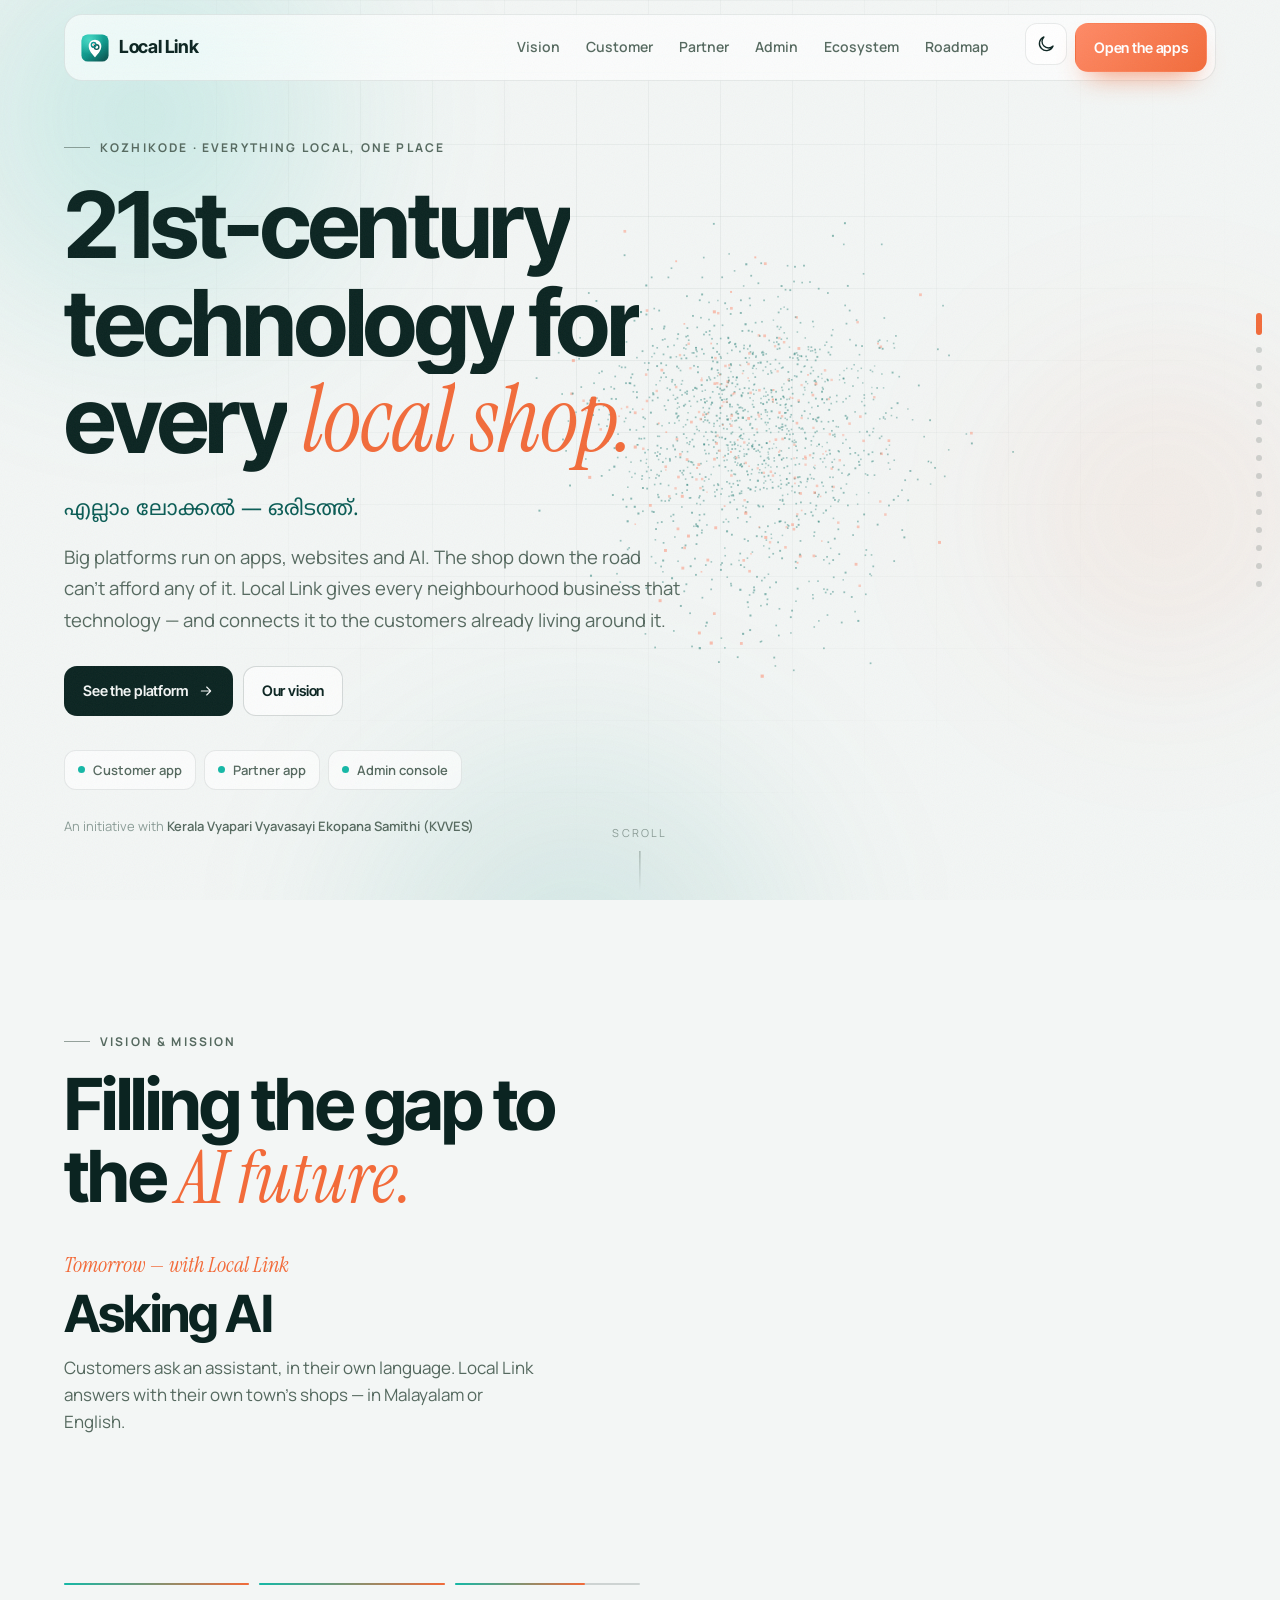
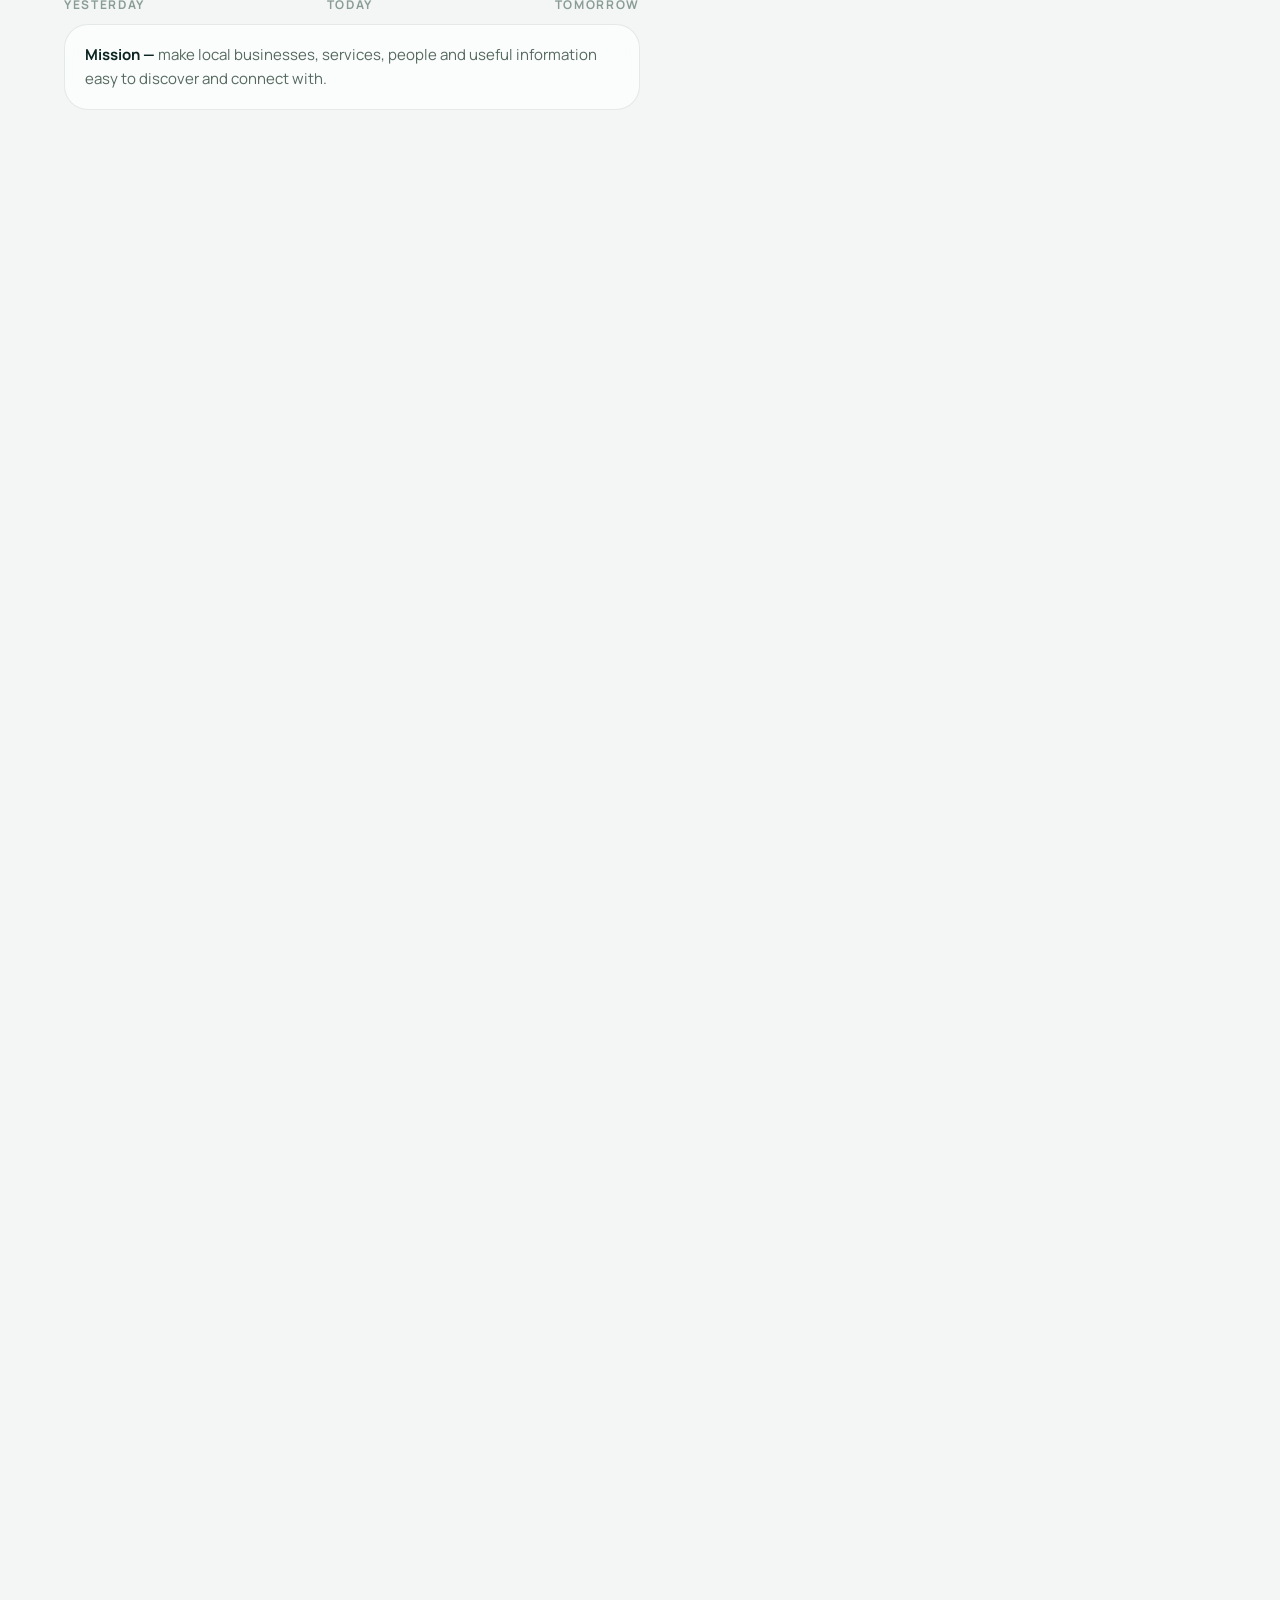
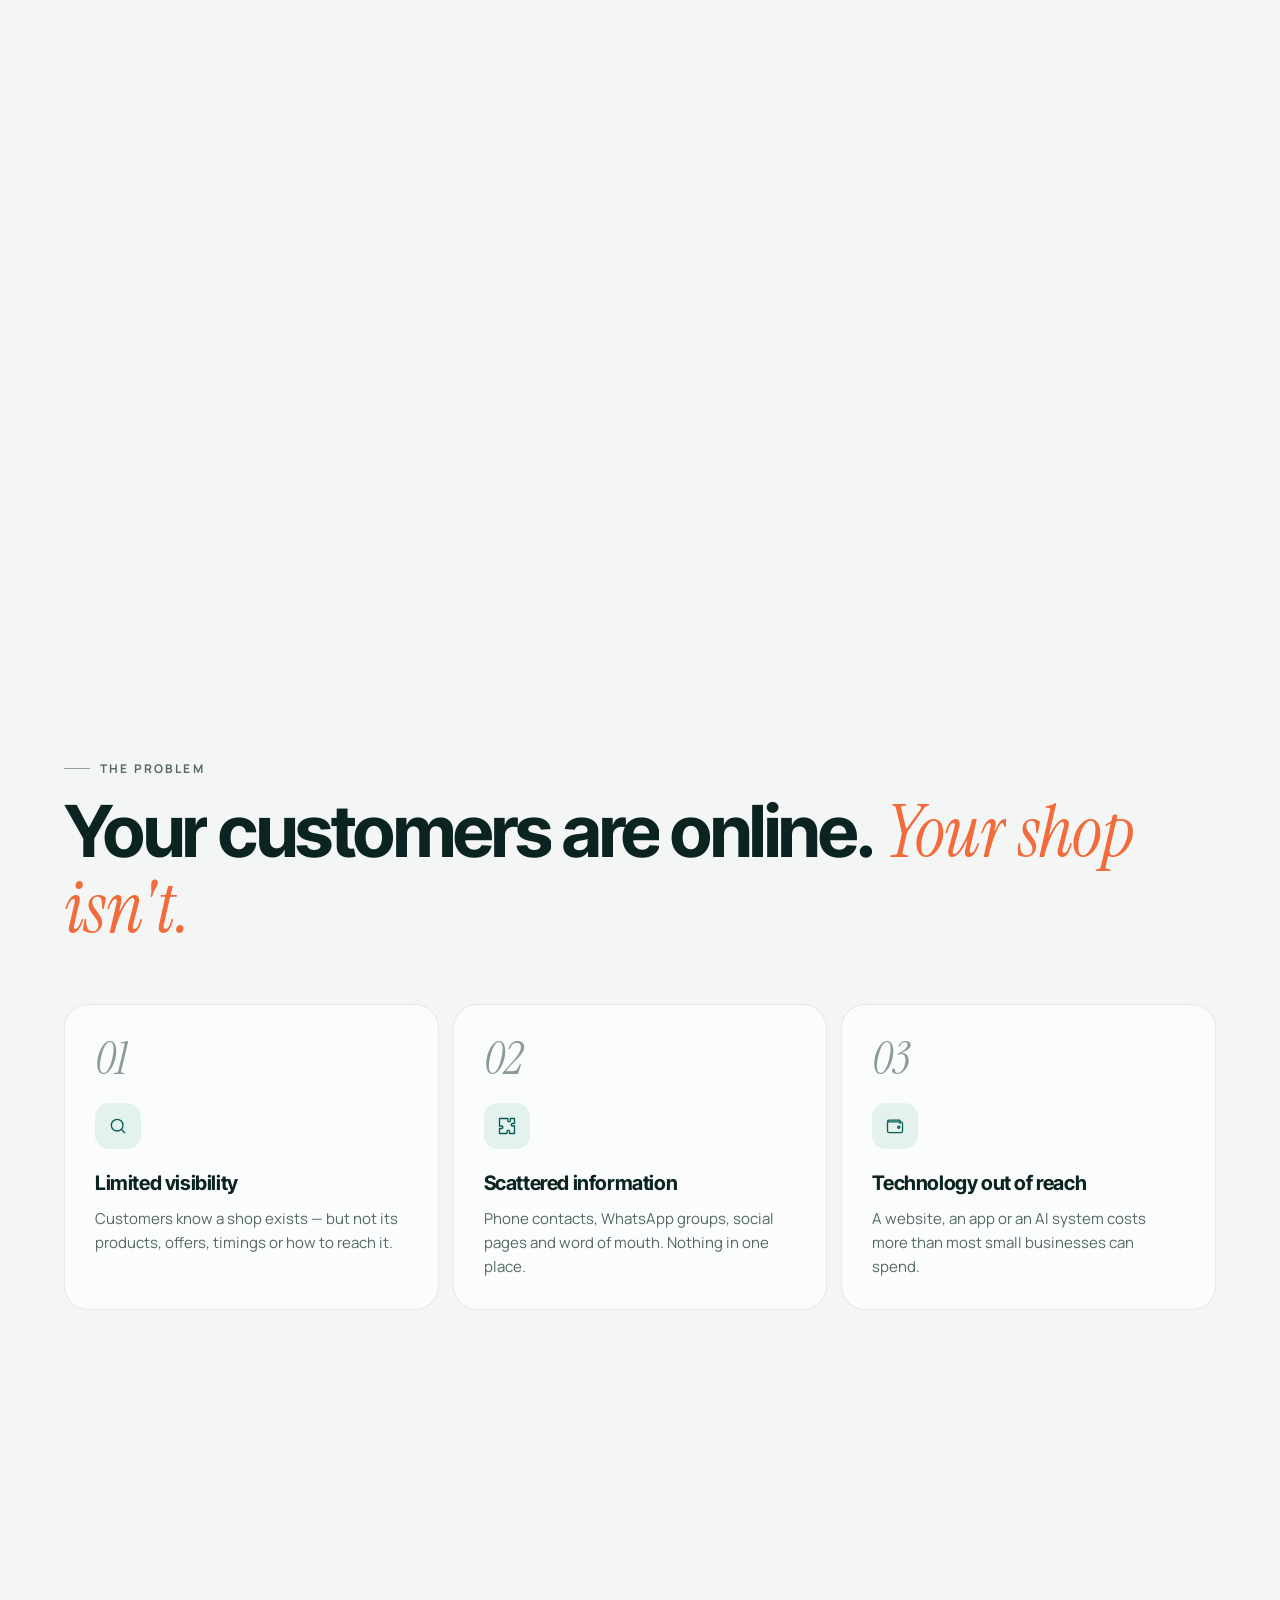
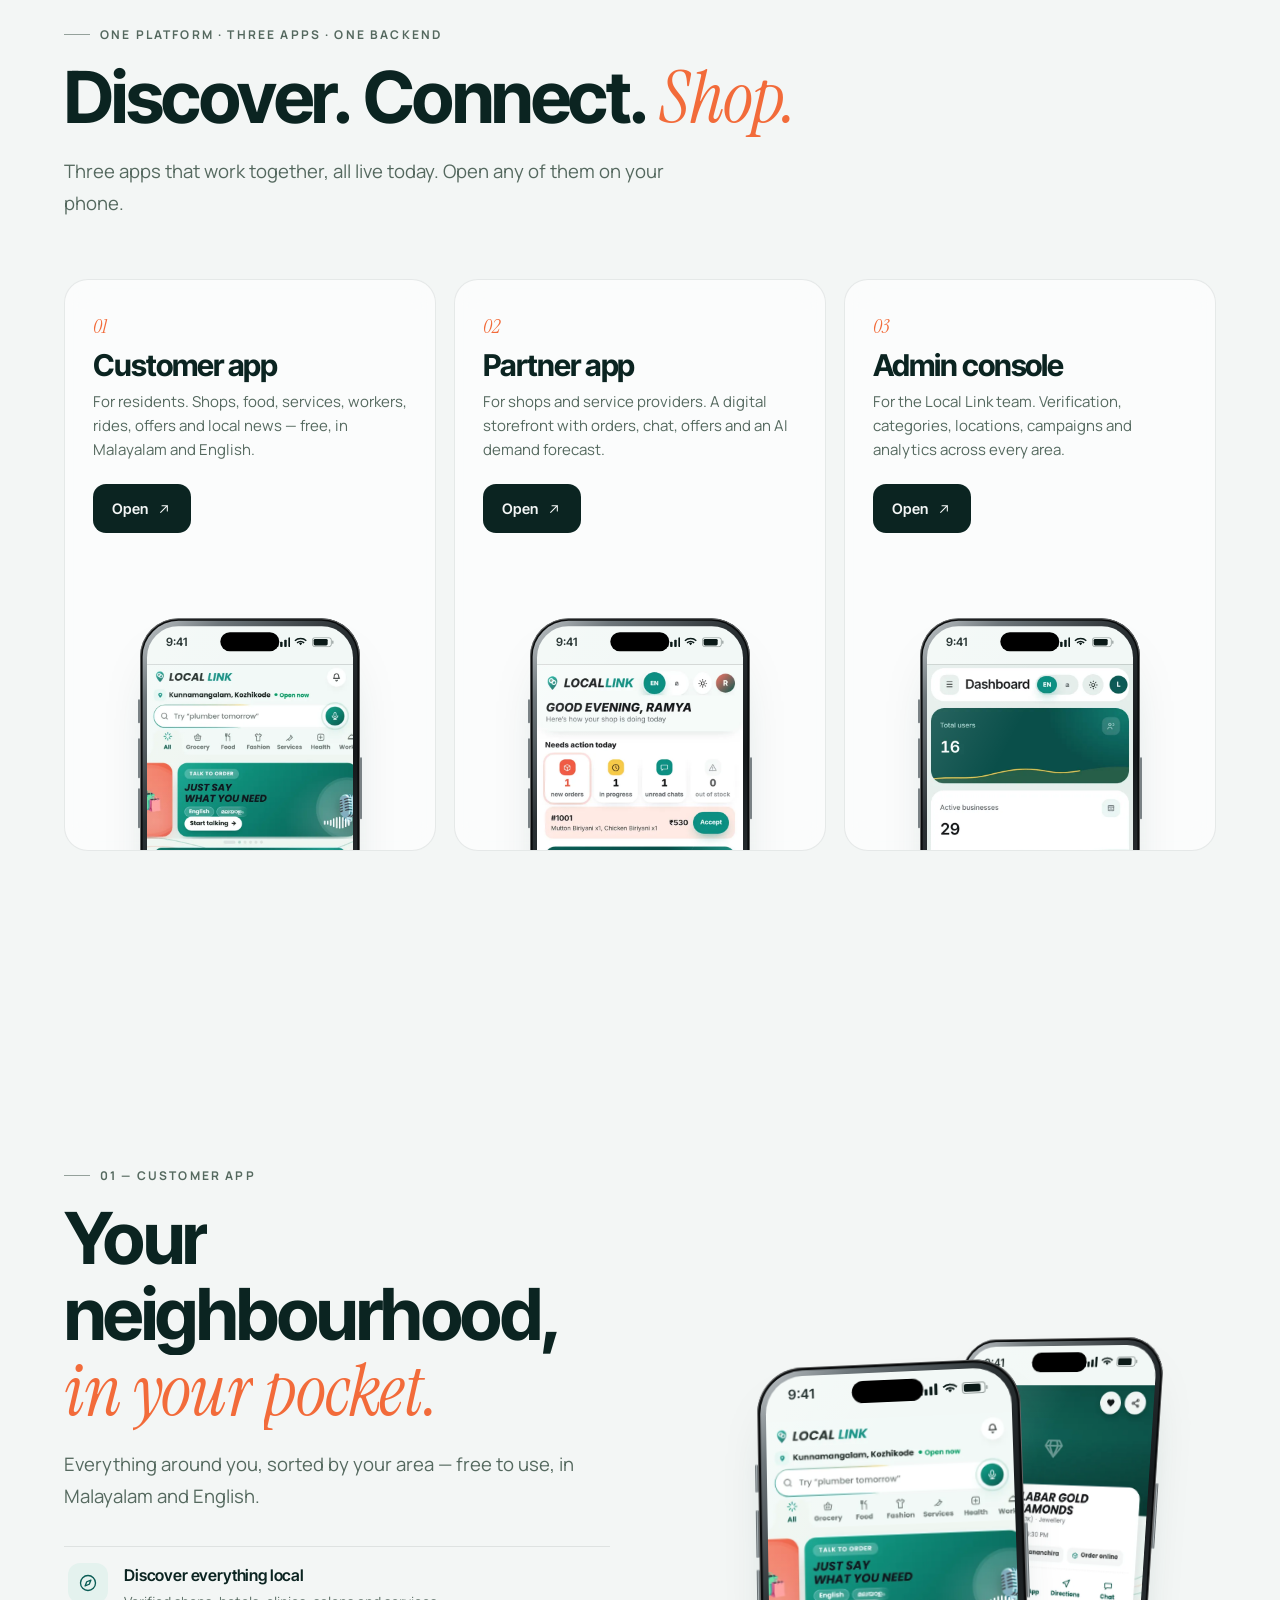
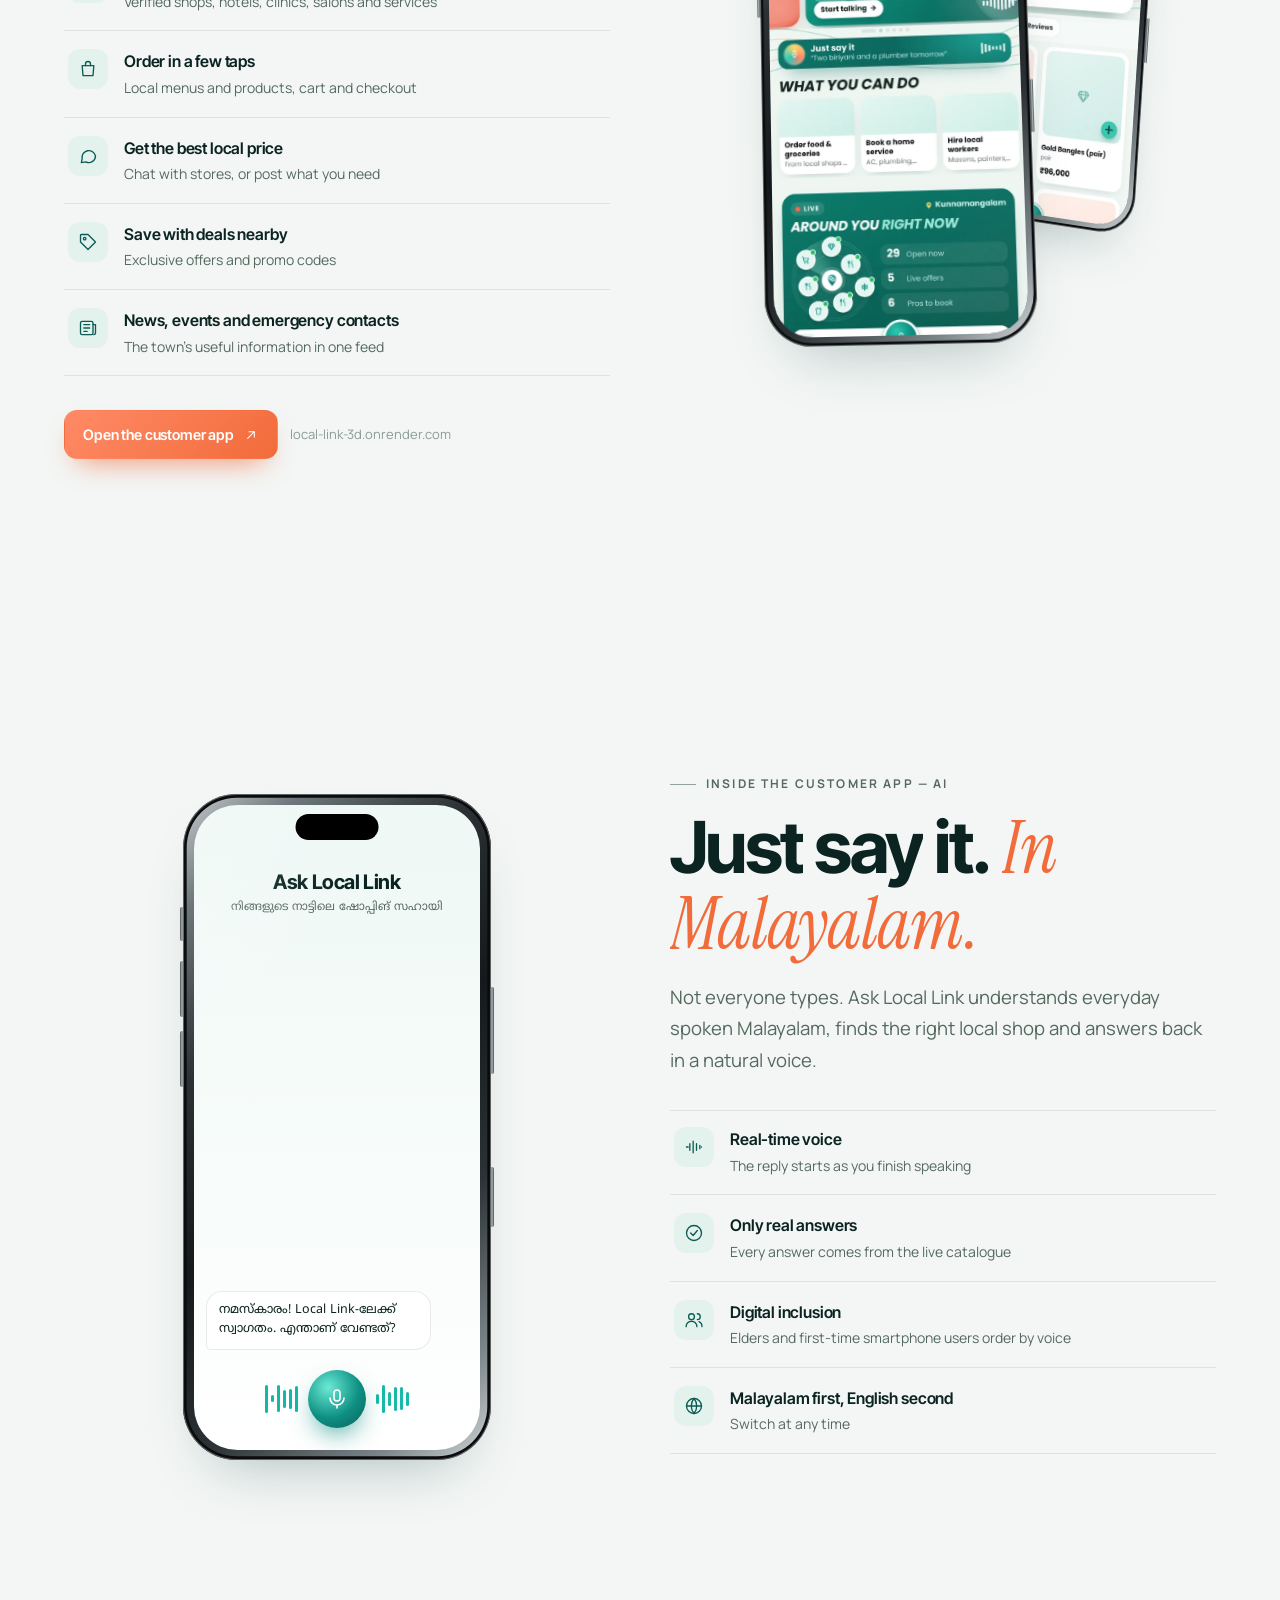
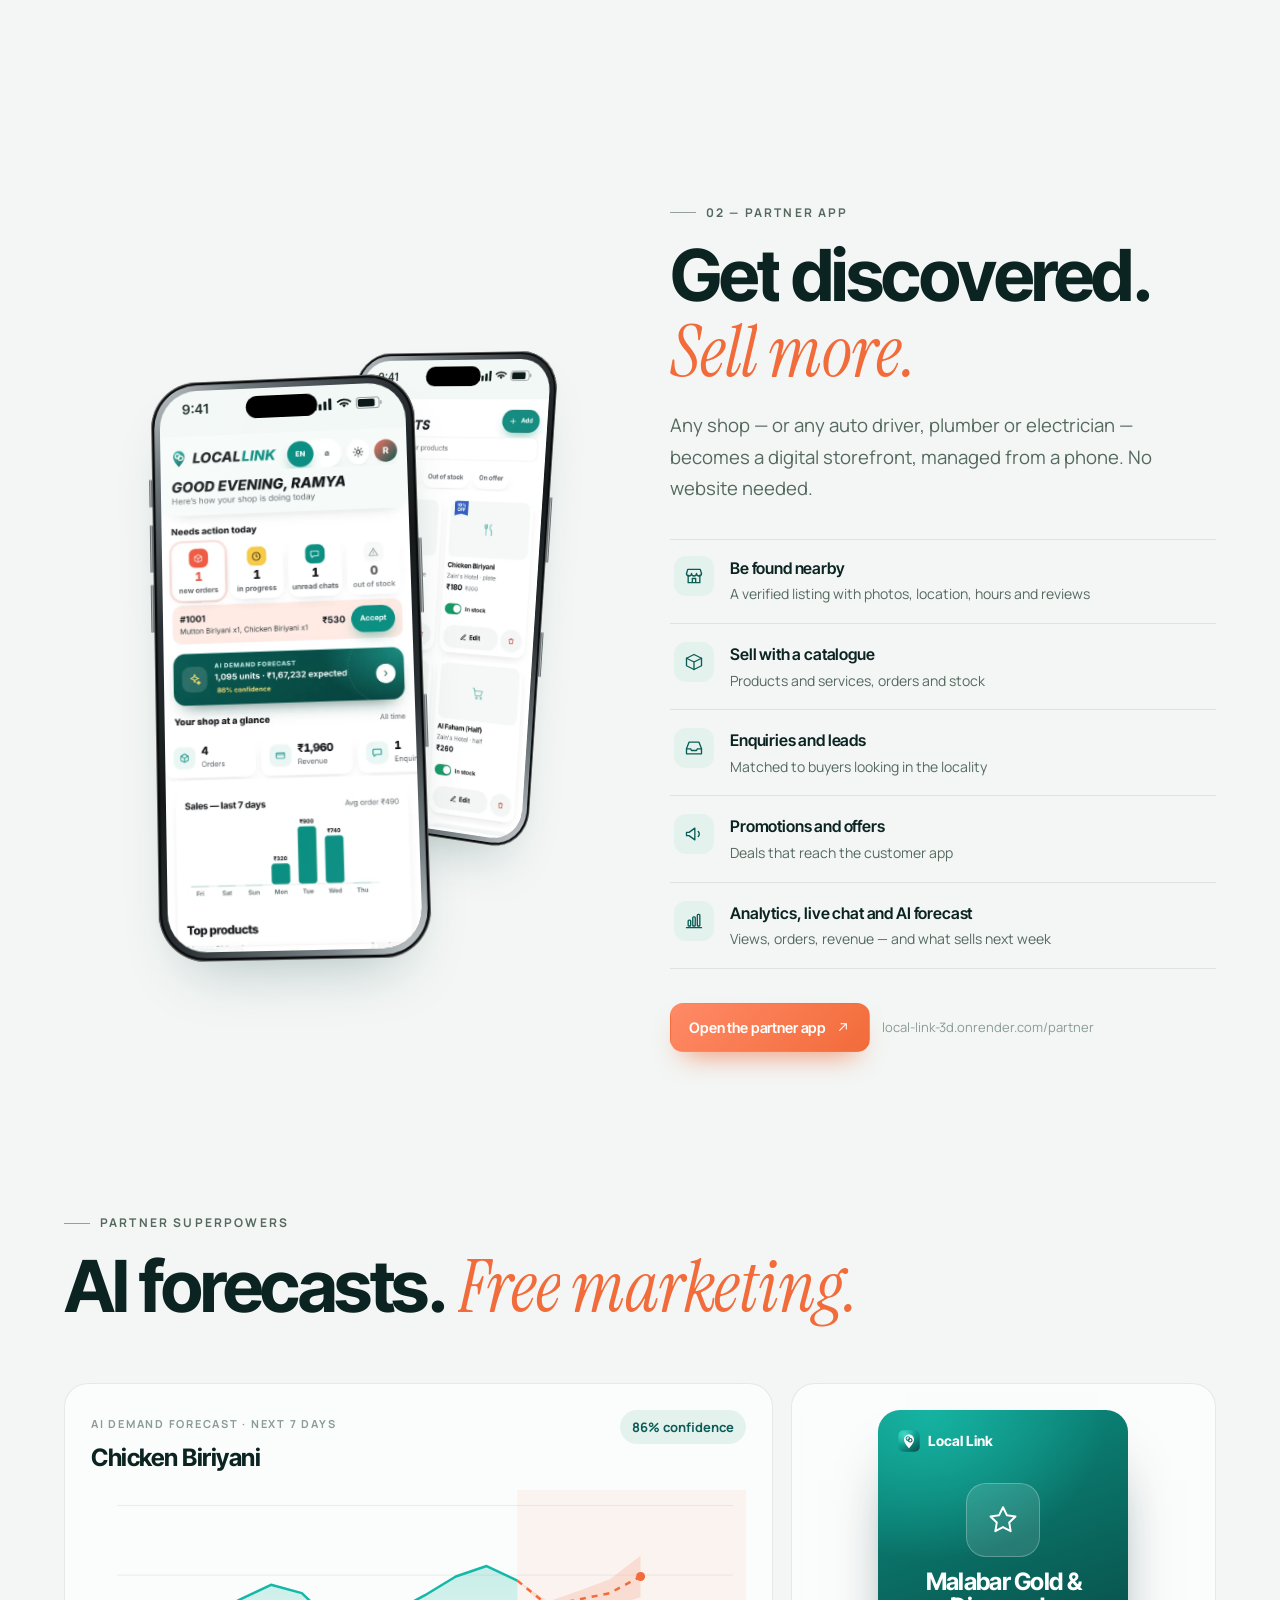
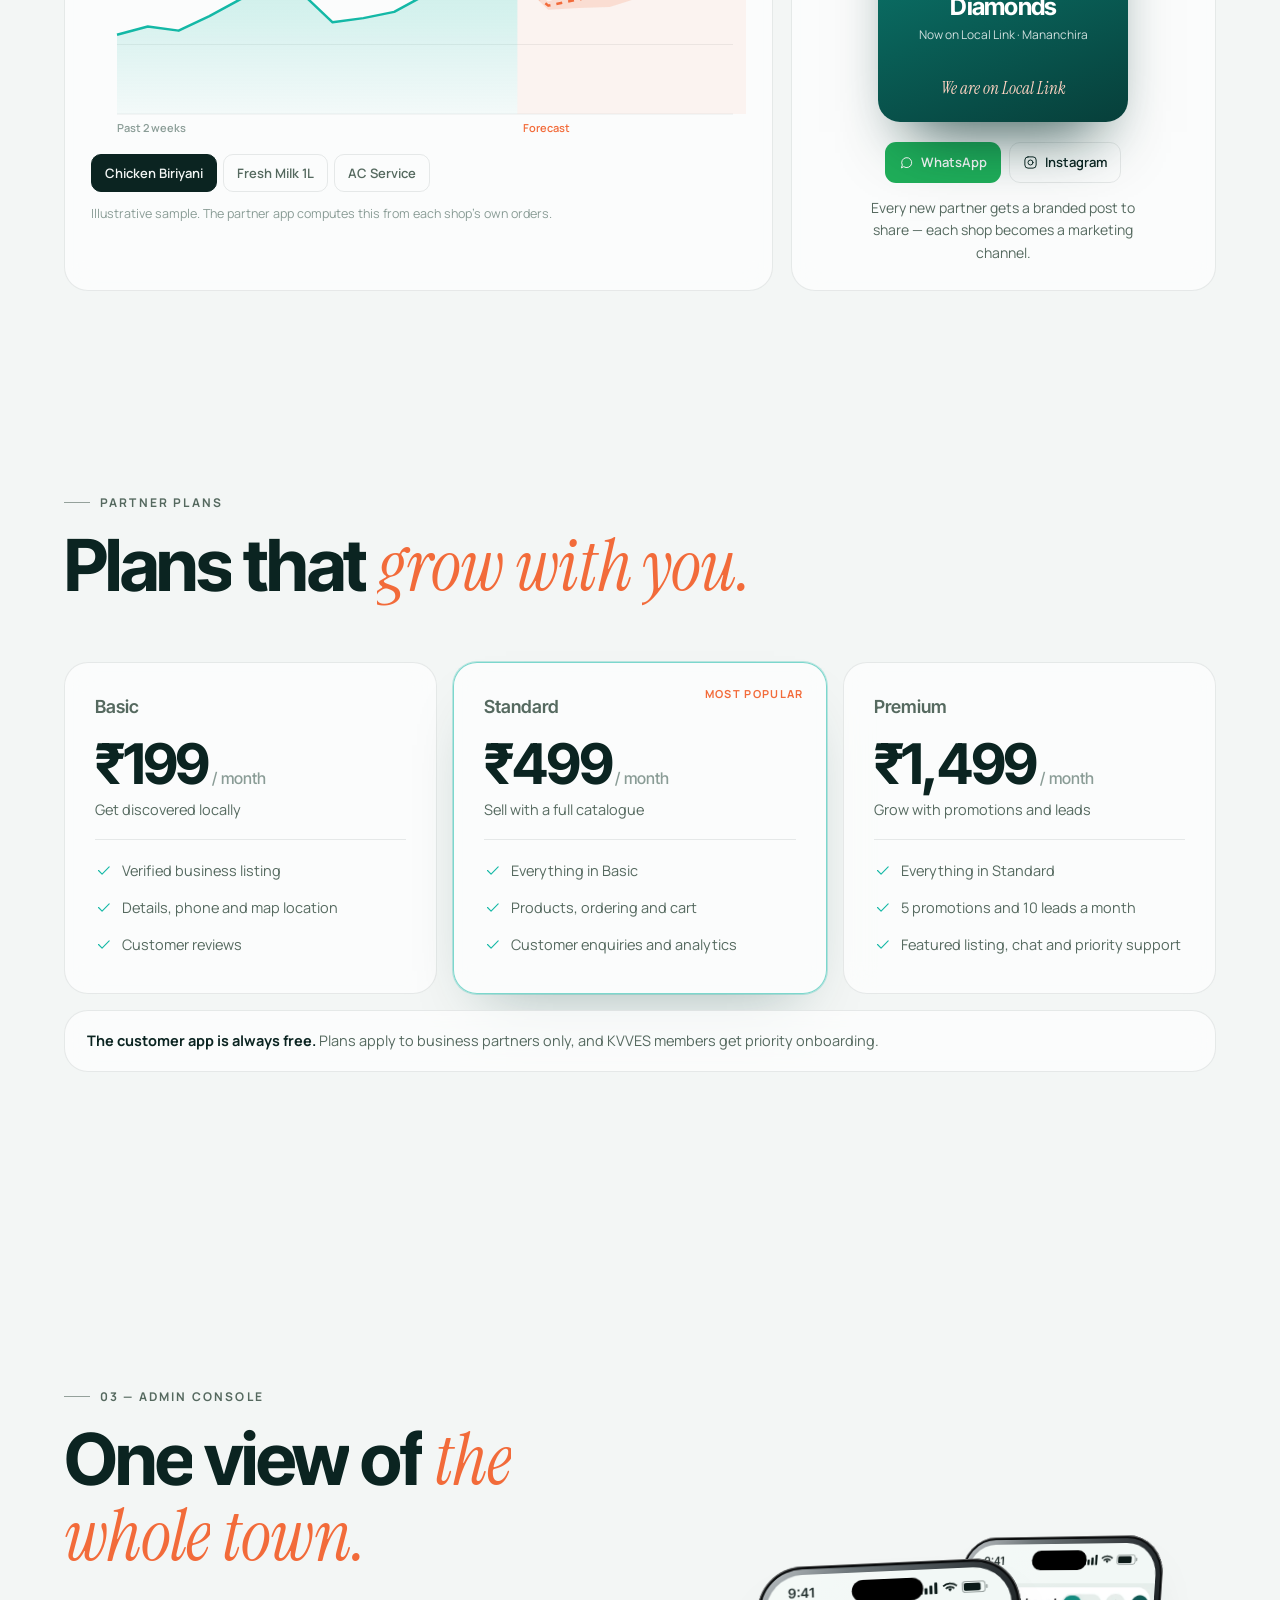
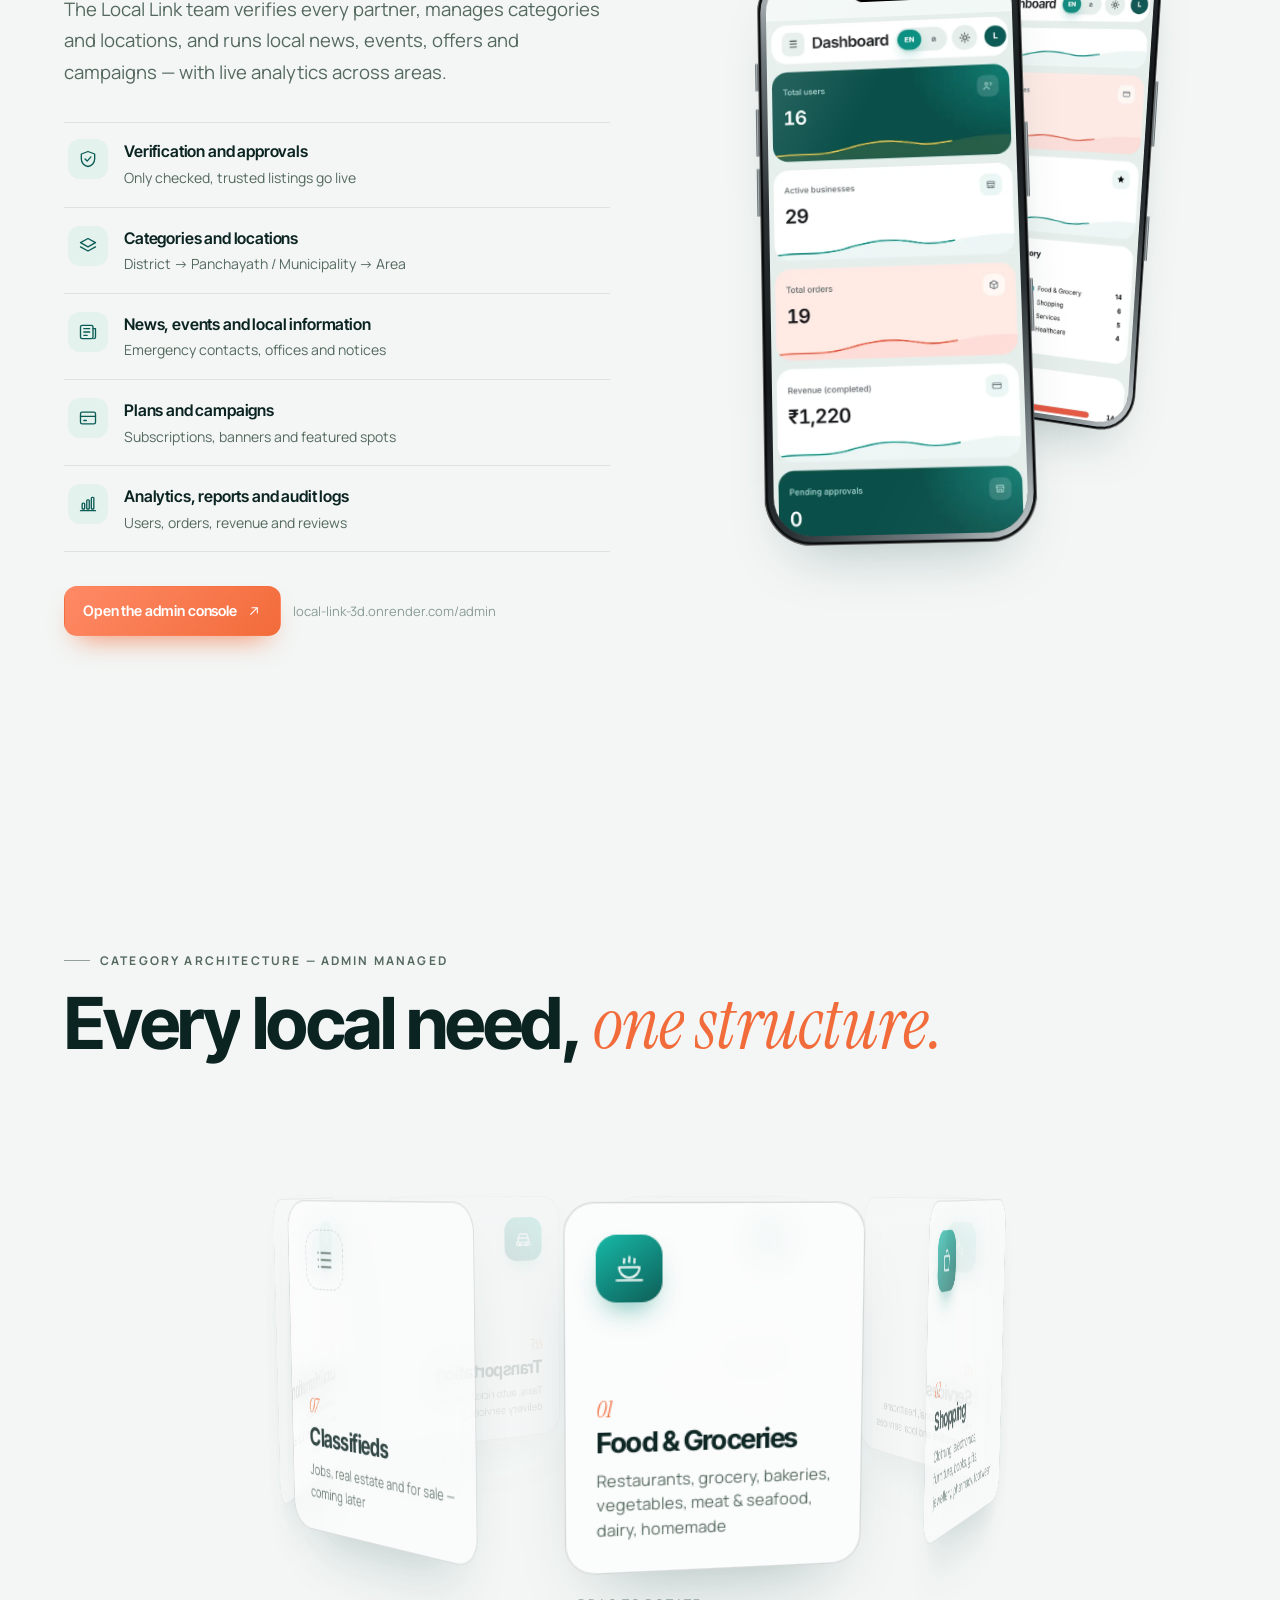
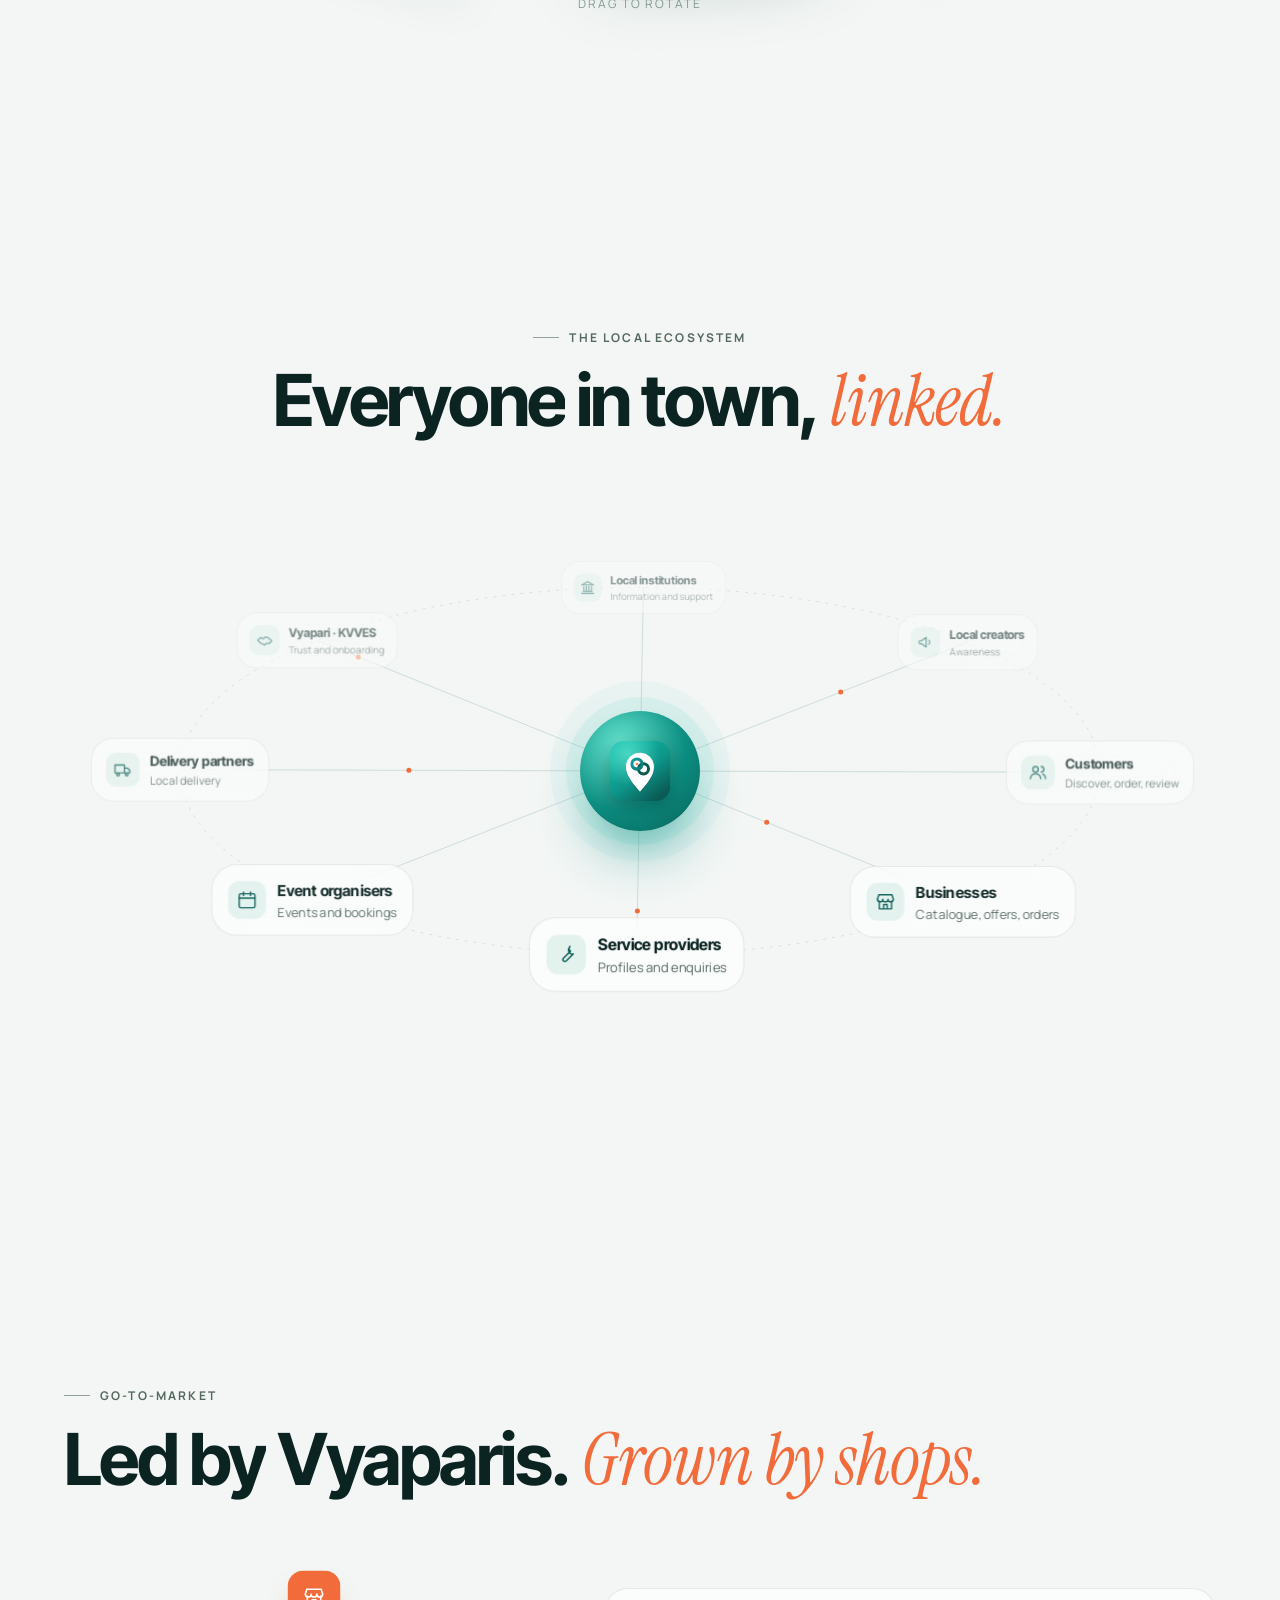
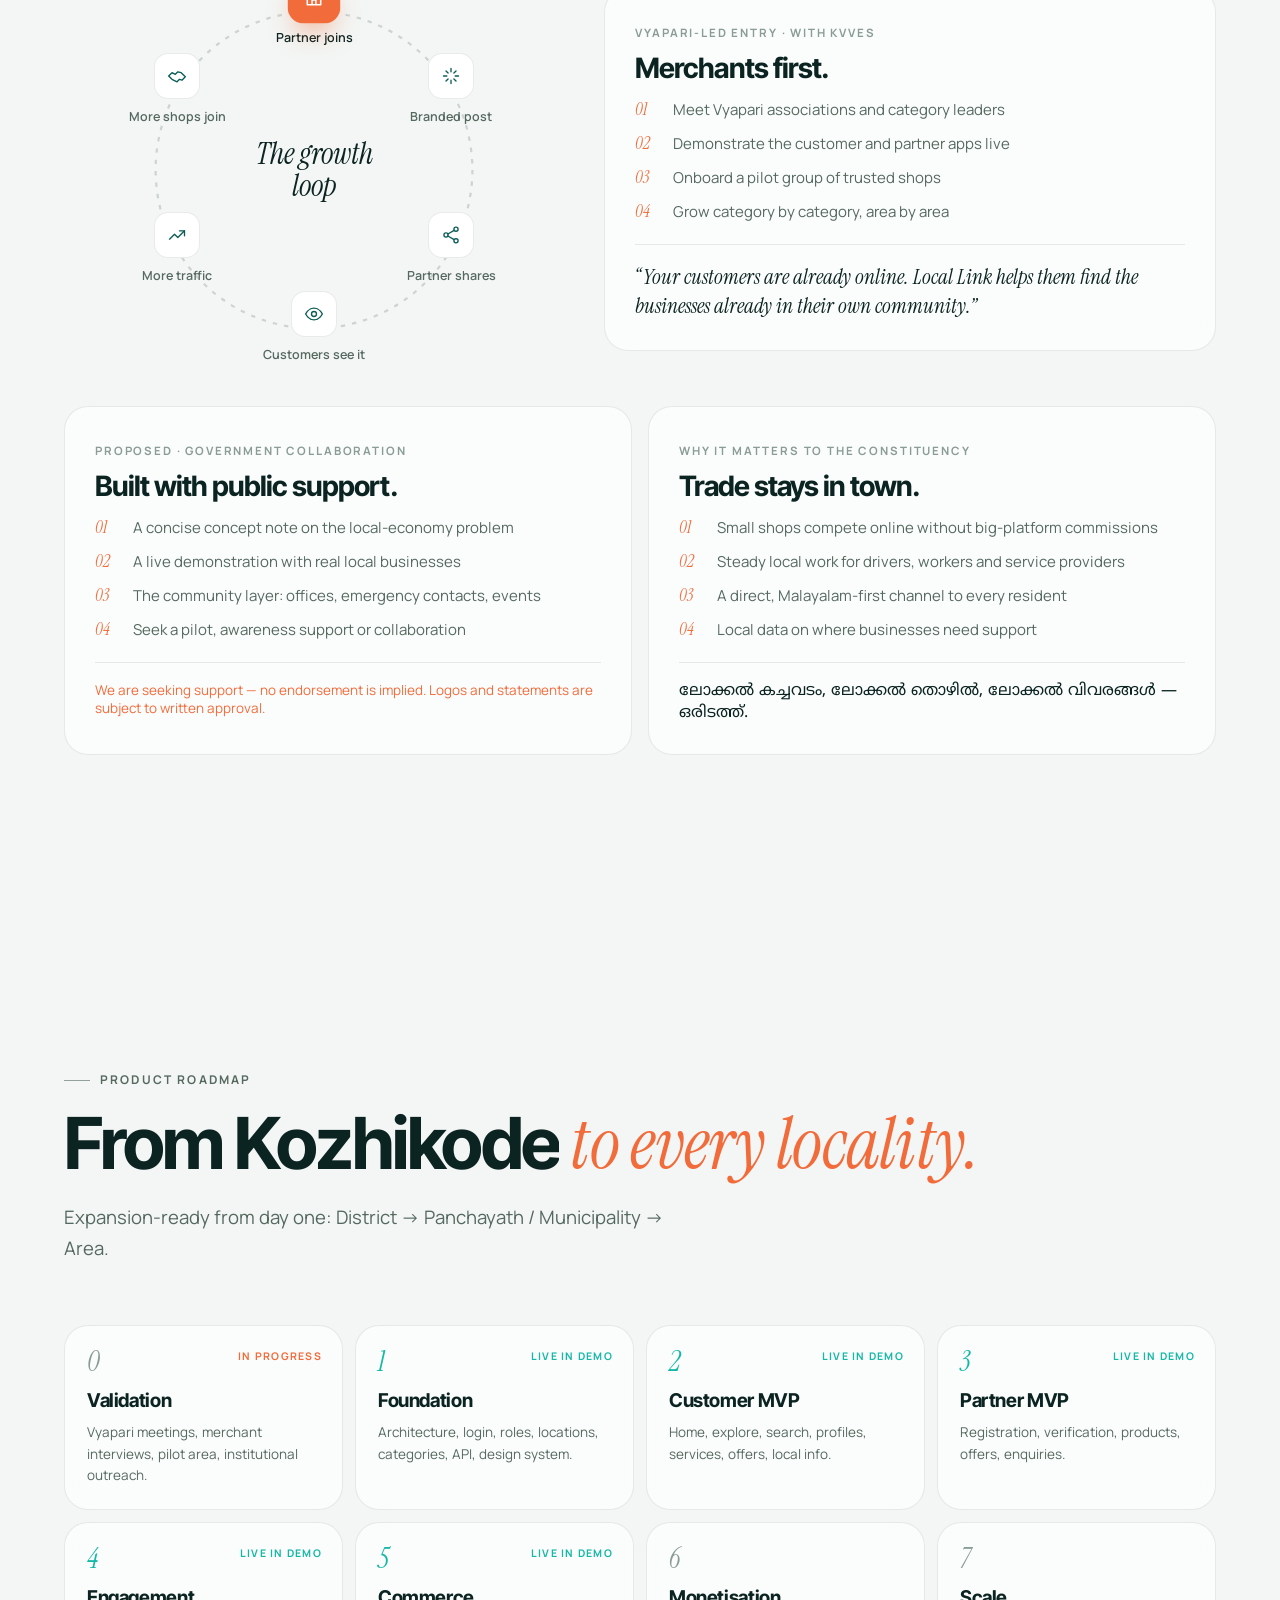
<file: public/pitch/index.html>
<!DOCTYPE html>
<html lang="en" data-theme="light">
<head>
<meta charset="utf-8" />
<meta name="viewport" content="width=device-width, initial-scale=1" />
<title>Local Link — Everything Local. One Place.</title>
<meta name="description" content="Local Link brings 21st-century technology to every local shop in Kozhikode — customer app, partner app and admin console, with a Malayalam AI assistant." />
<link rel="icon" href="img/logo.svg" />
<link rel="preconnect" href="https://fonts.googleapis.com" />
<link rel="preconnect" href="https://fonts.gstatic.com" crossorigin />
<link rel="stylesheet" href="https://fonts.googleapis.com/css2?family=Inter+Tight:wght@500;600;700;800&family=Instrument+Serif:ital@0;1&family=Manrope:wght@400;500;600;700&family=Noto+Sans+Malayalam:wght@500;600&display=swap" />
<script>try{const t=localStorage.getItem('llp-theme')||(matchMedia('(prefers-color-scheme: dark)').matches?'dark':'light');document.documentElement.dataset.theme=t;}catch(e){}</script>
<style>
:root{
  --teal:#0C8F82; --teal2:#14B8A6; --mint:#7FE0CF; --deep:#0A5C55; --coral:#F26B3A; --coral2:#FF8A66;
  --ease:cubic-bezier(.22,1,.36,1); --spring:cubic-bezier(.34,1.56,.64,1);
  --display:'Inter Tight',system-ui,sans-serif; --serif:'Instrument Serif',Georgia,serif; --body:'Manrope',system-ui,sans-serif; --ml:'Noto Sans Malayalam',sans-serif;
}
[data-theme=light]{ --bg:#F3F6F5; --bg2:#E9F0EE; --surface:#FFFFFF; --glass:rgba(255,255,255,.66); --text:#0B2421; --muted:#55695F; --faint:#8A9C96; --line:rgba(11,36,33,.09); --line2:rgba(11,36,33,.16); --accent:#0A5C55; --chip:#E4F2EE; --shadow:0 30px 60px -32px rgba(10,60,55,.35); --frame:#0E1A18; }
[data-theme=dark]{ --bg:#040B0A; --bg2:#081412; --surface:#0B1816; --glass:rgba(13,28,25,.62); --text:#ECF6F3; --muted:#9BB4AD; --faint:#6A827B; --line:rgba(255,255,255,.08); --line2:rgba(255,255,255,.16); --accent:#7FE0CF; --chip:rgba(127,224,207,.09); --shadow:0 30px 70px -30px rgba(0,0,0,.8); --frame:#1A2A27; }
*{box-sizing:border-box;margin:0;padding:0}
html{-webkit-text-size-adjust:100%;overflow-x:clip}
@media(hover:hover){html{scroll-behavior:smooth}}
body{font-family:var(--body);color:var(--text);background:var(--bg);overflow-x:clip;line-height:1.6;overscroll-behavior-y:none;transition:background .6s var(--ease),color .6s var(--ease)}
img{display:block;max-width:100%} a{color:inherit;text-decoration:none} button{font:inherit;color:inherit}
.ml{font-family:var(--ml)}
.wrap{width:min(1200px,90vw);margin:0 auto;position:relative}
h1,h2,h3{font-family:var(--display);font-weight:700;letter-spacing:-.035em;line-height:1}
h2{font-size:clamp(38px,5.6vw,76px)}
.serif{font-family:var(--serif);font-weight:400;font-style:italic;letter-spacing:-.01em;color:var(--coral)}
.kick{display:inline-flex;align-items:center;gap:10px;font-size:12px;font-weight:700;letter-spacing:.18em;text-transform:uppercase;color:var(--muted)}
.kick::before{content:"";width:26px;height:1px;background:currentColor;opacity:.6}
.lead{font-size:clamp(16px,1.45vw,19px);color:var(--muted);max-width:620px;line-height:1.7}
section{position:relative;padding:clamp(90px,12vw,160px) 0}
.ic{width:20px;height:20px;stroke:currentColor;fill:none;stroke-width:1.6;stroke-linecap:round;stroke-linejoin:round;flex:none}

/* background layers */
#bg{position:fixed;inset:0;z-index:-2;pointer-events:none;overflow:hidden}
#bg i{position:absolute;border-radius:50%;filter:blur(90px);opacity:.55;animation:drift 26s ease-in-out infinite alternate}
#bg i:nth-child(1){width:46vw;height:46vw;left:-12vw;top:-14vw;background:radial-gradient(circle,rgba(20,184,166,.45),transparent 65%)}
#bg i:nth-child(2){width:38vw;height:38vw;right:-10vw;top:30vh;background:radial-gradient(circle,rgba(242,107,58,.22),transparent 65%);animation-delay:-8s}
#bg i:nth-child(3){width:50vw;height:50vw;left:20vw;bottom:-30vw;background:radial-gradient(circle,rgba(12,143,130,.35),transparent 65%);animation-delay:-15s}
[data-theme=dark] #bg i{opacity:.4}
@keyframes drift{to{transform:translate(6vw,4vh) scale(1.12)}}
#grid{position:fixed;inset:0;z-index:-2;pointer-events:none;background-image:linear-gradient(var(--line) 1px,transparent 1px),linear-gradient(90deg,var(--line) 1px,transparent 1px);background-size:72px 72px;mask-image:radial-gradient(ellipse at 50% 30%,#000 10%,transparent 70%);-webkit-mask-image:radial-gradient(ellipse at 50% 30%,#000 10%,transparent 70%);opacity:.55}
#holo{position:fixed;left:0;top:0;width:100vw;height:100lvh;z-index:-1;pointer-events:none}
.grain{position:fixed;inset:0;z-index:100;pointer-events:none;opacity:.05;background-image:url("data:image/svg+xml,%3Csvg xmlns='http://www.w3.org/2000/svg' width='160' height='160'%3E%3Cfilter id='n'%3E%3CfeTurbulence type='fractalNoise' baseFrequency='.9' numOctaves='2'/%3E%3C/filter%3E%3Crect width='100%25' height='100%25' filter='url(%23n)'/%3E%3C/svg%3E")}

/* reveal */
.rv{opacity:0;transform:translateY(40px);filter:blur(6px);transition:opacity 1s var(--ease),transform 1s var(--ease),filter 1s var(--ease)}
.rv.in{opacity:1;transform:none;filter:none}
.d1{transition-delay:.08s}.d2{transition-delay:.16s}.d3{transition-delay:.24s}.d4{transition-delay:.32s}
.split .w{display:inline-block;overflow:hidden;vertical-align:top;padding-bottom:.06em}
.split .w>span{display:inline-block;transform:translateY(105%);transition:transform 1.1s var(--ease)}
.split.in .w>span{transform:none}

/* nav */
.nav{position:fixed;inset:14px 0 auto;z-index:60}
.nav .wrap{display:flex;align-items:center;gap:14px;background:var(--glass);backdrop-filter:blur(18px) saturate(1.5);-webkit-backdrop-filter:blur(18px) saturate(1.5);border:1px solid var(--line);border-radius:18px;padding:8px 8px 8px 16px}
.brand{display:flex;align-items:center;gap:10px;font-family:var(--display);font-weight:700;font-size:18px;letter-spacing:-.02em}
.brand img{width:28px;height:28px}
.nav ul{display:none;list-style:none;gap:26px;margin-left:auto;font-size:14px;font-weight:600;color:var(--muted)}
.nav ul a{transition:color .2s} .nav ul a:hover{color:var(--text)}
@media(min-width:1040px){.nav ul{display:flex}}
.nav .r{display:flex;gap:8px;margin-left:auto} @media(min-width:1040px){.nav .r{margin-left:22px}}
.tgl{width:42px;height:42px;border-radius:12px;border:1px solid var(--line);background:var(--surface);display:grid;place-items:center;cursor:pointer;transition:transform .3s var(--spring)}
.tgl:hover{transform:rotate(-12deg)}
.tgl .sun{display:none} [data-theme=dark] .tgl .sun{display:block} [data-theme=dark] .tgl .moon{display:none}
.btn{display:inline-flex;align-items:center;gap:9px;font-family:var(--display);font-weight:600;font-size:14.5px;letter-spacing:-.01em;border-radius:13px;padding:12px 18px;border:1px solid transparent;cursor:pointer;transition:transform .3s var(--spring),box-shadow .3s,background .3s;white-space:nowrap}
.btn:hover{transform:translateY(-2px)}
.btn.p{background:var(--text);color:var(--bg)}
.btn.c{background:linear-gradient(135deg,var(--coral2),var(--coral));color:#fff;box-shadow:0 14px 28px -14px rgba(242,107,58,.9)}
.btn.o{border-color:var(--line2);background:var(--glass);backdrop-filter:blur(10px)}
.btn .ic{width:16px;height:16px}
.prog{position:fixed;left:0;top:0;height:2px;background:linear-gradient(90deg,var(--teal2),var(--coral));z-index:70;width:0}

/* HERO */
.hero{min-height:100svh;display:flex;align-items:center;padding:130px 0 80px}
.hero .wrap{display:grid;align-items:center}
@media(min-width:1040px){.hero .wrap{grid-template-columns:1.1fr .9fr}}
.hero h1{font-size:clamp(48px,7.2vw,104px);margin:22px 0 22px}
.hero .mlh{font-size:clamp(17px,1.8vw,21px);color:var(--accent);margin-bottom:14px}
.hero .cta{display:flex;flex-wrap:wrap;gap:10px;margin-top:30px}
.applinks{display:flex;flex-wrap:wrap;gap:8px;margin-top:34px}
.applinks a{display:inline-flex;align-items:center;gap:8px;padding:9px 13px;border-radius:12px;border:1px solid var(--line);background:var(--glass);font-size:13px;font-weight:600;color:var(--muted);transition:all .3s var(--ease)}
.applinks a:hover{color:var(--text);border-color:var(--line2);transform:translateY(-2px)}
.applinks a .dot{width:7px;height:7px;border-radius:50%;background:var(--teal2);box-shadow:0 0 0 0 rgba(20,184,166,.6);animation:live 2s infinite}
@keyframes live{70%{box-shadow:0 0 0 7px rgba(20,184,166,0)}100%{box-shadow:0 0 0 0 rgba(20,184,166,0)}}
.assoc{margin-top:26px;font-size:13px;color:var(--faint)} .assoc b{color:var(--muted);font-weight:600}
.scrollhint{position:absolute;left:50%;bottom:26px;transform:translateX(-50%);font-size:11px;letter-spacing:.2em;text-transform:uppercase;color:var(--faint);display:flex;flex-direction:column;align-items:center;gap:10px}
.scrollhint i{width:1px;height:40px;background:linear-gradient(var(--faint),transparent);animation:sl 2s infinite}
@keyframes sl{0%{transform:scaleY(0);transform-origin:top}50%{transform:scaleY(1);transform-origin:top}51%{transform-origin:bottom}100%{transform:scaleY(0);transform-origin:bottom}}

/* glass card base */
.card{background:var(--glass);backdrop-filter:blur(14px) saturate(1.3);-webkit-backdrop-filter:blur(14px) saturate(1.3);border:1px solid var(--line);border-radius:24px}

/* VISION sticky */
.vision{height:320vh;padding:0}
.vision .pin{position:sticky;top:0;height:100svh;display:flex;align-items:center}
.vision .wrap{display:grid;align-items:center}
@media(min-width:1040px){.vision .wrap{grid-template-columns:1fr 1fr}}
.eras{position:relative;min-height:330px;margin-top:34px}
.era{position:absolute;inset:0;opacity:0;transform:translateY(30px);transition:opacity .7s var(--ease),transform .7s var(--ease)}
.era.on{opacity:1;transform:none}
.era .yr{font-family:var(--serif);font-style:italic;font-size:22px;color:var(--coral)}
.era h3{font-size:clamp(34px,4vw,54px);margin:6px 0 14px}
.era p{color:var(--muted);font-size:17px;max-width:470px}
.era .gap{display:inline-flex;margin-top:16px;padding:7px 12px;border-radius:999px;border:1px solid rgba(242,107,58,.4);color:var(--coral);font-size:12px;font-weight:700;letter-spacing:.12em}
.steps3{display:flex;gap:10px;margin-top:6px}
.steps3 span{flex:1;height:2px;background:var(--line2);position:relative;overflow:hidden;border-radius:2px}
.steps3 span i{position:absolute;inset:0;background:linear-gradient(90deg,var(--teal2),var(--coral));transform:scaleX(0);transform-origin:left}
.steps3l{display:flex;justify-content:space-between;font-size:12px;font-weight:700;letter-spacing:.14em;text-transform:uppercase;color:var(--faint);margin-top:10px}
.mission{margin-top:10px;padding:18px 20px;font-size:15px;color:var(--muted)} .mission b{color:var(--text)}

/* problem */
.probs{display:grid;gap:14px;margin-top:56px}
@media(min-width:860px){.probs{grid-template-columns:repeat(3,1fr)}}
.pb{padding:30px;position:relative;overflow:hidden;transition:transform .5s var(--ease)}
.pb:hover{transform:translateY(-6px)}
.pb .n{font-family:var(--serif);font-style:italic;font-size:46px;color:var(--faint);line-height:1}
.pb .ico{width:46px;height:46px;border-radius:14px;display:grid;place-items:center;background:var(--chip);color:var(--accent);margin:22px 0 18px}
.pb h4{font-family:var(--display);font-size:20px;letter-spacing:-.02em;margin-bottom:8px}
.pb p{color:var(--muted);font-size:15px}

/* phone device — iPhone 18 Pro style: titanium band, thin bezel, Dynamic Island, side buttons */
.phone{position:relative;width:var(--w,250px);aspect-ratio:393/852;border-radius:calc(var(--w,250px)*.175);padding:calc(var(--w,250px)*.034);
  background:linear-gradient(135deg,#C9CED1 0%,#6E777B 12%,#2B3134 30%,#15191B 50%,#2B3134 70%,#7C868A 88%,#D3D8DA 100%);
  box-shadow:var(--shadow),inset 0 0 0 1px rgba(255,255,255,.35),inset 0 0 0 calc(var(--w,250px)*.012) #0A0C0D}
.phone::before{content:"";position:absolute;top:calc(var(--w,250px)*.064);left:50%;transform:translateX(-50%);width:27%;height:calc(var(--w,250px)*.085);border-radius:99px;background:#000;z-index:3}
.phone::after{content:"";position:absolute;inset:calc(var(--w,250px)*.034);border-radius:calc(var(--w,250px)*.142);background:linear-gradient(118deg,rgba(255,255,255,.18),transparent 32%,transparent 70%,rgba(255,255,255,.05));pointer-events:none;z-index:2}
.phone img{width:100%;height:100%;object-fit:cover;object-position:top;border-radius:calc(var(--w,250px)*.142);background:#000}
.phone .scr{position:absolute;inset:calc(var(--w,250px)*.034);border-radius:calc(var(--w,250px)*.142);overflow:hidden;background:#F2F8F6;display:flex;flex-direction:column}
[data-theme=dark] .phone .scr{background:#0A1412}
.phone .scr img{flex:1;min-height:0;border-radius:0;width:100%;height:auto}
.phone .sb{flex:none;height:calc(var(--w,250px)*.175);display:flex;align-items:center;justify-content:space-between;padding:0 calc(var(--w,250px)*.085) calc(var(--w,250px)*.03);font-family:-apple-system,'SF Pro Text','Inter Tight',sans-serif;font-weight:600;font-size:calc(var(--w,250px)*.052);color:#0B1A18;align-items:center}
[data-theme=dark] .phone .sb{color:#fff}
.phone .sb svg{height:calc(var(--w,250px)*.045);width:auto;fill:currentColor}
.phone .k{position:absolute;width:calc(var(--w,250px)*.012);border-radius:2px;background:linear-gradient(90deg,#4B5357,#A9B1B4,#4B5357)}
.phone .k.p{right:calc(var(--w,250px)*-.011);top:29%;height:13%}
.phone .k.a{left:calc(var(--w,250px)*-.011);top:17%;height:5%}
.phone .k.v1{left:calc(var(--w,250px)*-.011);top:25%;height:8.5%}
.phone .k.v2{left:calc(var(--w,250px)*-.011);top:35.5%;height:8.5%}
.phone .k.c{right:calc(var(--w,250px)*-.011);top:56%;height:9%}
/* platform */
.apps{display:grid;gap:18px;margin-top:60px}
@media(min-width:980px){.apps{grid-template-columns:repeat(3,1fr)}}
.app{padding:30px 28px 0;overflow:hidden;display:flex;flex-direction:column;transition:transform .6s var(--ease),border-color .4s}
.app:hover{border-color:var(--line2)}
.app .no{font-family:var(--serif);font-style:italic;font-size:20px;color:var(--coral)}
.app h3{font-size:30px;margin:8px 0 10px}
.app p{color:var(--muted);font-size:15px;flex:1}
.app .btn{align-self:flex-start;margin:22px 0 28px}
.app .ph{display:flex;justify-content:center;perspective:900px;margin-top:auto}
.app .phone{--w:220px;transform:translateY(40%) rotateX(18deg);transition:transform 1s var(--ease);margin-bottom:-60%}
.app.in .phone{transform:translateY(12%) rotateX(0)}
.app:hover .phone{transform:translateY(6%) rotateX(0)}

/* deep sections */
.deep .wrap{display:grid;gap:60px;align-items:center}
@media(min-width:1040px){.deep .wrap{grid-template-columns:1fr 1fr}.deep.rev .txt{order:2}}
.deep h2{margin:18px 0 18px}
.flist{display:grid;gap:2px;margin:34px 0 34px;border-top:1px solid var(--line)}
.fi{display:flex;gap:16px;align-items:flex-start;padding:16px 4px;border-bottom:1px solid var(--line);transition:padding .4s var(--ease)}
.fi:hover{padding-left:12px}
.fi .ico{width:40px;height:40px;border-radius:12px;display:grid;place-items:center;background:var(--chip);color:var(--accent);flex:none}
.fi b{display:block;font-family:var(--display);font-weight:600;font-size:16px;letter-spacing:-.01em}
.fi span{font-size:14px;color:var(--muted)}
.go{display:flex;flex-wrap:wrap;gap:12px;align-items:center}
.go small{font-size:13px;color:var(--faint)}
.duo{position:relative;height:clamp(520px,60vw,680px);perspective:1600px;display:grid;place-items:center}
.duo .pa,.duo .pb2{position:absolute;will-change:transform;transition:transform .25s ease-out}
.duo .pa{--w:clamp(210px,21vw,270px);z-index:2}
.duo .pb2{--w:clamp(190px,19vw,240px);z-index:1;filter:saturate(.9)}
.tagf{position:absolute;z-index:4;padding:12px 15px;display:flex;gap:11px;align-items:center;font-size:13px;font-weight:700;font-family:var(--display);letter-spacing:-.01em}
.tagf .ico{width:34px;height:34px;border-radius:10px;display:grid;place-items:center;background:var(--chip);color:var(--accent)}
.tagf small{display:block;font-family:var(--body);font-weight:500;color:var(--muted);font-size:12px}

/* voice */
.vph{--w:clamp(260px,24vw,320px);margin:0 auto}
.vscr{position:absolute;inset:calc(var(--w)*.034);border-radius:calc(var(--w)*.142);overflow:hidden;background:var(--bg);display:flex;flex-direction:column;z-index:1}
[data-theme=light] .vscr{background:linear-gradient(180deg,#EEF8F5,#fff)}
.vtop{text-align:center;padding:calc(var(--w)*.2) 16px 6px}
.vtop b{font-family:var(--display);font-size:20px;letter-spacing:-.02em}
.vtop small{display:block;font-size:11.5px;color:var(--muted)}
.vmsgs{flex:1;padding:8px 12px;display:flex;flex-direction:column;gap:8px;overflow:hidden;justify-content:flex-end}
.vb{max-width:86%;padding:9px 12px;border-radius:16px;font-size:12.5px;line-height:1.55;opacity:0;transform:translateY(10px) scale(.97);transition:all .5s var(--spring)}
.vb.show{opacity:1;transform:none}
.vb.me{align-self:flex-end;background:var(--deep);color:#fff;border-bottom-right-radius:5px}
.vb.bot{align-self:flex-start;background:var(--surface);border:1px solid var(--line);border-bottom-left-radius:5px}
.vcard{display:flex;gap:10px;align-items:center;background:var(--surface);border:1px solid var(--line);border-radius:14px;padding:8px 10px;font-size:11.5px;opacity:0;transform:translateX(-12px);transition:all .5s var(--ease)}
.vcard.show{opacity:1;transform:none}
.vcard .ico{width:30px;height:30px;border-radius:9px;display:grid;place-items:center;background:var(--chip);color:var(--accent)}
.vcard .ico .ic{width:16px;height:16px}
.vcard b{display:block;font-size:12.5px} .vcard span{color:var(--muted)}
.vdock{display:flex;align-items:center;justify-content:center;gap:10px;padding:12px 0 22px}
.wv{display:flex;gap:3px;align-items:center;height:30px}
.wv i{width:3px;border-radius:3px;background:var(--teal2);height:6px;transition:height .1s}
.orb{width:58px;height:58px;border-radius:50%;display:grid;place-items:center;color:#fff;background:radial-gradient(circle at 35% 30%,#6BEAD6,var(--teal) 55%,var(--deep));position:relative;box-shadow:0 12px 26px -8px rgba(12,143,130,.8)}
.orb::before{content:"";position:absolute;inset:-10px;border-radius:50%;border:1.5px solid var(--teal2);opacity:0}
.orb.live::before{animation:op 1.5s infinite}
@keyframes op{0%{transform:scale(.8);opacity:.9}100%{transform:scale(1.4);opacity:0}}

/* forecast + post */
.pgrid{display:grid;gap:18px;margin-top:56px}
@media(min-width:980px){.pgrid{grid-template-columns:1.25fr .75fr}}
.fcard{padding:26px}
.fhead{display:flex;justify-content:space-between;align-items:flex-start;gap:10px;margin-bottom:12px}
.fhead small{font-size:11px;font-weight:700;letter-spacing:.16em;text-transform:uppercase;color:var(--faint)}
.fhead b{display:block;font-family:var(--display);font-size:24px;letter-spacing:-.02em;margin-top:4px}
.conf{padding:7px 12px;border-radius:999px;background:var(--chip);color:var(--accent);font-weight:700;font-size:13px;white-space:nowrap}
#fchart{width:100%;height:250px;display:block}
.fsel{display:flex;gap:6px;flex-wrap:wrap;margin-top:14px}
.fsel button{font-weight:600;font-size:13px;border:1px solid var(--line);background:transparent;padding:8px 13px;border-radius:10px;cursor:pointer;color:var(--muted);transition:all .25s}
.fsel button.on{background:var(--text);color:var(--bg);border-color:var(--text)}
.postw{padding:26px;display:flex;flex-direction:column;align-items:center;justify-content:center;perspective:900px}
.post{width:min(250px,70vw);aspect-ratio:4/5;border-radius:22px;overflow:hidden;position:relative;color:#fff;padding:20px;display:flex;flex-direction:column;justify-content:space-between;background:radial-gradient(120% 80% at 20% 0%,#16B3A2,transparent 60%),linear-gradient(160deg,#0C8F82,#073F3A);box-shadow:0 40px 60px -30px rgba(6,48,44,.8);transform-style:preserve-3d}
.post .top{display:flex;align-items:center;gap:8px;font-family:var(--display);font-weight:700;font-size:14px}
.post .top img{width:22px}
.post .mark{width:74px;height:74px;border-radius:20px;background:rgba(255,255,255,.12);border:1px solid rgba(255,255,255,.25);display:grid;place-items:center;margin:0 auto 12px}
.post .mark .ic{width:34px;height:34px;stroke-width:1.4}
.post h4{font-family:var(--display);font-size:24px;letter-spacing:-.03em;text-align:center;line-height:1.05}
.post p{text-align:center;font-size:12px;opacity:.8;margin-top:6px}
.post .tag{align-self:center;font-family:var(--serif);font-style:italic;font-size:17px;color:#FFD3C2}
.share{display:flex;gap:8px;margin-top:20px}
.share span{display:inline-flex;align-items:center;gap:7px;padding:9px 13px;border-radius:11px;font-weight:600;font-size:13px;border:1px solid var(--line)}
.share span:first-child{background:#1FAF5A;color:#fff;border-color:transparent}
.share .ic{width:15px;height:15px}
.postw p.cap{color:var(--muted);font-size:14px;text-align:center;margin-top:14px;max-width:300px}

/* plans */
.plans{display:grid;gap:16px;margin-top:56px}
@media(min-width:900px){.plans{grid-template-columns:repeat(3,1fr)}}
.plan{padding:30px;position:relative;transition:transform .5s var(--ease)}
.plan:hover{transform:translateY(-6px)}
.plan.pop{border-color:rgba(20,184,166,.55);box-shadow:0 0 0 1px rgba(20,184,166,.25),var(--shadow)}
.plan .tg{position:absolute;top:22px;right:22px;font-size:11px;font-weight:700;letter-spacing:.12em;color:var(--coral)}
.plan h4{font-family:var(--display);font-size:18px;color:var(--muted);font-weight:600}
.plan .pr{font-family:var(--display);font-weight:700;font-size:56px;letter-spacing:-.04em;line-height:1;margin:14px 0 6px}
.plan .pr small{font-size:16px;color:var(--faint);font-weight:500;letter-spacing:0}
.plan .sub{color:var(--muted);font-size:14.5px;padding-bottom:18px;border-bottom:1px solid var(--line);margin-bottom:12px}
.plan li{list-style:none;padding:7px 0;font-size:14.5px;display:flex;gap:10px;color:var(--muted)}
.plan li .ic{width:17px;height:17px;color:var(--teal2);margin-top:3px}
.note{margin-top:16px;padding:18px 22px;font-size:14.5px;color:var(--muted)} .note b{color:var(--text)}

/* categories ring */
.ringstage{position:relative;height:clamp(380px,44vw,480px);perspective:1500px;margin-top:40px;cursor:grab;touch-action:pan-y;user-select:none}
.ringstage:active{cursor:grabbing}
.ring{position:absolute;left:50%;top:50%;transform-style:preserve-3d}
.cc{position:absolute;will-change:transform;width:clamp(200px,20vw,240px);height:clamp(250px,25vw,290px);left:0;top:0;padding:24px;display:flex;flex-direction:column;justify-content:space-between;border-radius:24px;background:var(--glass);border:1px solid var(--line2);backdrop-filter:blur(14px);-webkit-backdrop-filter:blur(14px);box-shadow:var(--shadow)}
.cc .ico{width:52px;height:52px;border-radius:16px;display:grid;place-items:center;background:linear-gradient(145deg,var(--teal2),var(--deep));color:#fff;box-shadow:0 12px 24px -12px rgba(12,143,130,.9)}
.cc .ico .ic{width:24px;height:24px}
.cc.later .ico{background:transparent;border:1px dashed var(--line2);color:var(--muted);box-shadow:none}
.cc h4{font-family:var(--display);font-size:22px;letter-spacing:-.02em;line-height:1.1;margin-bottom:8px}
.cc p{font-size:13px;color:var(--muted);line-height:1.5}
.cc .n{font-family:var(--serif);font-style:italic;color:var(--coral);font-size:18px}
.hint{text-align:center;font-size:12px;letter-spacing:.16em;text-transform:uppercase;color:var(--faint);margin-top:10px}

/* ecosystem orbit 3D */
.orbit{position:relative;height:clamp(460px,52vw,600px);margin-top:30px}
.orbit .core{position:absolute;left:50%;top:50%;width:120px;height:120px;transform:translate(-50%,-50%);border-radius:50%;display:grid;place-items:center;background:radial-gradient(circle at 35% 30%,#6BEAD6,var(--teal) 55%,var(--deep));box-shadow:0 0 0 14px rgba(20,184,166,.08),0 0 0 30px rgba(20,184,166,.04),0 30px 60px -20px rgba(12,143,130,.9);z-index:50}
.orbit .core img{width:62px;filter:drop-shadow(0 6px 10px rgba(0,0,0,.3))}
.orbit>svg{position:absolute;inset:0;width:100%;height:100%;overflow:visible}
.on3{position:absolute;left:0;top:0;padding:12px 15px;display:flex;gap:11px;align-items:center;white-space:nowrap;will-change:transform}
.on3 .ico{width:36px;height:36px;border-radius:11px;display:grid;place-items:center;background:var(--chip);color:var(--accent)}
.on3 b{display:block;font-family:var(--display);font-size:14.5px;letter-spacing:-.01em}
.on3 small{display:block;color:var(--muted);font-size:12px}

@media(max-width:700px){.orbit{height:auto;display:grid;grid-template-columns:1fr 1fr;gap:8px;padding-top:170px}.on3{position:relative!important;transform:none!important;opacity:1!important;white-space:normal;padding:10px}.on3 small{display:none}.orbit .core{top:70px}.orbit>svg{display:none}}
/* growth + gtm */
.gw{display:grid;gap:40px;align-items:center;margin-top:50px}
@media(min-width:1000px){.gw{grid-template-columns:.9fr 1.1fr}}
.loop{position:relative;width:min(440px,84vw);aspect-ratio:1;margin:0 auto}
.loop>svg{position:absolute;inset:0;width:100%;height:100%}
.ls{position:absolute;transform:translate(-50%,-50%);width:118px;text-align:center;font-size:12.5px;font-weight:600;color:var(--muted);transition:color .4s}
.ls .ico{display:grid;place-items:center;width:46px;height:46px;margin:0 auto 8px;border-radius:14px;background:var(--surface);border:1px solid var(--line);color:var(--accent);transition:all .45s var(--spring)}
.ls.on{color:var(--text)} .ls.on .ico{transform:scale(1.15);background:var(--coral);color:#fff;border-color:transparent;box-shadow:0 14px 26px -12px rgba(242,107,58,.9)}
.loop .mid{position:absolute;inset:0;display:grid;place-items:center;text-align:center;font-family:var(--serif);font-style:italic;font-size:30px;line-height:1.05;color:var(--text)}
.gtm{display:grid;gap:16px}
@media(min-width:860px){.gtm.two{grid-template-columns:1fr 1fr}}
.gc{padding:30px}
.gc .lb{font-size:11.5px;font-weight:700;letter-spacing:.16em;text-transform:uppercase;color:var(--faint)}
.gc h3{font-size:28px;margin:10px 0 16px}
.gc ol{list-style:none;counter-reset:s;display:grid;gap:10px}
.gc li{counter-increment:s;display:flex;gap:14px;font-size:15px;color:var(--muted)}
.gc li::before{content:counter(s,decimal-leading-zero);font-family:var(--serif);font-style:italic;color:var(--coral);font-size:17px;min-width:24px;line-height:1.4}
.gc .q{margin-top:20px;padding-top:18px;border-top:1px solid var(--line);font-family:var(--serif);font-style:italic;font-size:21px;line-height:1.35;color:var(--text)}
.gc .q.s{font-family:var(--body);font-style:normal;font-size:13.5px;color:var(--coral)}

/* roadmap */
.road{position:relative;margin-top:60px;display:grid;gap:12px;grid-template-columns:repeat(auto-fill,minmax(240px,1fr))}
.ph9{padding:22px;position:relative;overflow:hidden;transition:transform .5s var(--ease),border-color .4s}
.ph9:hover{transform:translateY(-5px);border-color:var(--line2)}
.ph9 .n{font-family:var(--serif);font-style:italic;font-size:28px;color:var(--faint);line-height:1}
.ph9 h4{font-family:var(--display);font-size:19px;letter-spacing:-.02em;margin:10px 0 6px}
.ph9 p{font-size:13.5px;color:var(--muted)}
.ph9.done .n{color:var(--teal2)}
.ph9.done::after{content:"Live in demo";position:absolute;top:22px;right:20px;font-size:10.5px;font-weight:700;letter-spacing:.12em;text-transform:uppercase;color:var(--teal2)}
.ph9.now::after{content:"In progress";position:absolute;top:22px;right:20px;font-size:10.5px;font-weight:700;letter-spacing:.12em;text-transform:uppercase;color:var(--coral)}

/* CTA */
.final{position:relative;border-radius:36px;overflow:hidden;padding:clamp(40px,7vw,90px);text-align:center;background:radial-gradient(90% 120% at 50% 0%,#14B8A6 0%,#0A5C55 45%,#052B27 100%);color:#fff}
.final::before{content:"";position:absolute;inset:0;background-image:linear-gradient(rgba(255,255,255,.06) 1px,transparent 1px),linear-gradient(90deg,rgba(255,255,255,.06) 1px,transparent 1px);background-size:56px 56px;mask-image:radial-gradient(ellipse at 50% 0%,#000,transparent 70%);-webkit-mask-image:radial-gradient(ellipse at 50% 0%,#000,transparent 70%)}
.final>*{position:relative}
.final .kick{color:rgba(255,255,255,.7)}
.final h2{margin:18px 0 16px}
.final .serif{color:#FFC2AC}
.final .lead{color:rgba(255,255,255,.75);margin:0 auto}
.three{display:grid;gap:12px;margin-top:40px;text-align:left}
@media(min-width:860px){.three{grid-template-columns:repeat(3,1fr)}}
.three a{display:flex;align-items:center;gap:14px;padding:20px;border-radius:20px;background:rgba(255,255,255,.08);border:1px solid rgba(255,255,255,.16);backdrop-filter:blur(10px);transition:transform .4s var(--spring),background .3s}
.three a:hover{transform:translateY(-4px);background:rgba(255,255,255,.14)}
.three .ico{width:46px;height:46px;border-radius:14px;display:grid;place-items:center;background:#fff;color:var(--deep)}
.three b{display:block;font-family:var(--display);font-size:17px;letter-spacing:-.01em} .three small{color:rgba(255,255,255,.7);font-size:13px}
.three .ar{margin-left:auto;opacity:.7}
.contacts{display:flex;flex-wrap:wrap;gap:10px;justify-content:center;margin-top:26px}
.contacts a{display:inline-flex;gap:8px;align-items:center;padding:10px 15px;border-radius:12px;background:rgba(255,255,255,.08);border:1px solid rgba(255,255,255,.14);font-weight:600;font-size:14px}
.contacts a:hover{background:rgba(255,255,255,.16)}
.contacts .ic{width:16px;height:16px}
footer{padding:50px 0 60px;text-align:center;color:var(--faint);font-size:13px}

/* presenter dots */
.dots{position:fixed;right:18px;top:50%;transform:translateY(-50%);z-index:40;display:none;flex-direction:column;gap:12px}
@media(min-width:1040px){.dots{display:flex}}
.dots a{width:6px;height:6px;border-radius:50%;background:var(--line2);transition:all .35s var(--ease)}
.dots a.on{height:22px;border-radius:4px;background:var(--coral)}
@media(max-width:760px){
  #bg i{animation-duration:40s;filter:blur(60px);opacity:.45} .grain{display:none} #grid{background-size:48px 48px}
  .cc,.btn.o,.applinks a,.on3{backdrop-filter:none!important;-webkit-backdrop-filter:none!important} .cc,.on3{background:var(--surface)}
  .card{backdrop-filter:blur(10px);-webkit-backdrop-filter:blur(10px)}
  .rv{filter:none;transform:translateY(24px)}
  section{padding:80px 0} .hero{min-height:100svh;padding:calc(38svh + 30px) 0 60px;align-items:flex-start} .hero h1{font-size:clamp(40px,11vw,56px);margin:16px 0 16px}
  h2{font-size:clamp(32px,9vw,44px)} .lead{font-size:15.5px}
  .vision{height:280vh} .vision .pin{align-items:flex-end;padding-bottom:5svh} .vision .pin .wrap{padding-top:36svh}
  .eras{min-height:190px;margin-top:16px} .era h3{font-size:30px;margin:4px 0 8px} .era p{font-size:14.5px} .mission{display:none}
  .vision h2{font-size:30px}
  .duo{height:500px} .duo .pa{--w:205px} .duo .pb2{--w:175px}
  .app .phone{--w:195px} .apps{margin-top:36px}
  .vph{--w:280px} .pgrid,.plans,.probs{margin-top:34px} .fcard{padding:18px} #fchart{height:200px}
  .ringstage{height:380px} .cc{width:195px;height:245px;padding:20px;box-shadow:0 14px 30px -18px rgba(0,0,0,.45)}
  .plan .pr{font-size:46px} .final{border-radius:26px} .road{margin-top:36px}
  .scrollhint{display:none} .nav .r .btn{padding:10px 13px;font-size:13px}
  .fi:hover{padding-left:4px}
}
@media (prefers-reduced-motion:reduce){*,*::before,*::after{animation:none!important;transition:none!important}.rv{opacity:1;transform:none;filter:none}.split .w>span{transform:none}}
</style>
</head>
<body>
<div id="bg"><i></i><i></i><i></i></div><div id="grid"></div><canvas id="holo"></canvas><div class="grain"></div>
<div class="prog" id="prog"></div>

<nav class="nav"><div class="wrap">
  <a class="brand" href="#top"><img src="img/logo.svg" alt="" />Local Link</a>
  <ul><li><a href="#vision">Vision</a></li><li><a href="#customer">Customer</a></li><li><a href="#partner">Partner</a></li><li><a href="#admin">Admin</a></li><li><a href="#ecosystem">Ecosystem</a></li><li><a href="#roadmap">Roadmap</a></li></ul>
  <div class="r">
    <button class="tgl" id="tgl" aria-label="Switch light or dark theme"><svg class="ic moon" viewBox="0 0 24 24"><path d="M20.5 14.5A8.5 8.5 0 1 1 9.5 3.5a7 7 0 0 0 11 11z"/></svg><svg class="ic sun" viewBox="0 0 24 24"><circle cx="12" cy="12" r="4"/><path d="M12 2v2M12 20v2M4.9 4.9l1.4 1.4M17.7 17.7l1.4 1.4M2 12h2M20 12h2M4.9 19.1l1.4-1.4M17.7 6.3l1.4-1.4"/></svg></button>
    <a class="btn c" href="#platform">Open the apps</a>
  </div>
</div></nav>
<div class="dots" id="dots"></div>

<!-- HERO -->
<section class="hero" id="top" data-shape="pin">
  <div class="wrap">
    <div>
      <span class="kick rv">Kozhikode · Everything local, one place</span>
      <h1 class="split">21st-century technology for every <span class="serif">local shop.</span></h1>
      <p class="mlh ml rv d2">എല്ലാം ലോക്കൽ — ഒരിടത്ത്.</p>
      <p class="lead rv d2">Big platforms run on apps, websites and AI. The shop down the road can't afford any of it. Local Link gives every neighbourhood business that technology — and connects it to the customers already living around it.</p>
      <div class="cta rv d3"><a class="btn p" href="#platform">See the platform <svg class="ic" viewBox="0 0 24 24"><path d="M5 12h14M13 6l6 6-6 6"/></svg></a><a class="btn o" href="#vision">Our vision</a></div>
      <div class="applinks rv d4">
        <a href="https://local-link-3d.onrender.com" target="_blank" rel="noopener"><span class="dot"></span>Customer app</a>
        <a href="https://local-link-3d.onrender.com/partner" target="_blank" rel="noopener"><span class="dot"></span>Partner app</a>
        <a href="https://local-link-3d.onrender.com/admin" target="_blank" rel="noopener"><span class="dot"></span>Admin console</a>
      </div>
      <p class="assoc rv d4">An initiative with <b>Kerala Vyapari Vyavasayi Ekopana Samithi (KVVES)</b></p>
    </div>
  </div>
  <div class="scrollhint"><span>Scroll</span><i></i></div>
</section>

<!-- VISION -->
<section class="vision" id="vision" data-shape="store">
  <div class="pin"><div class="wrap">
    <div>
      <span class="kick">Vision &amp; mission</span>
      <h2 style="margin-top:18px">Filling the gap to the <span class="serif">AI future.</span></h2>
      <div class="eras" id="eras">
        <div class="era on" data-shape="store"><span class="yr">Yesterday</span><h3>Physical visits</h3><p>Customers walk in, ask the shopkeeper and buy. Trust is local — but reach stops at the end of the street.</p></div>
        <div class="era" data-shape="phone"><span class="yr">Today</span><h3>Checking online</h3><p>People search on their phones first. A shop with no app or website simply doesn't appear.</p><span class="gap">THE GAP</span></div>
        <div class="era" data-shape="ai"><span class="yr">Tomorrow — with Local Link</span><h3>Asking AI</h3><p>Customers ask an assistant, in their own language. Local Link answers with their own town's shops — in Malayalam or English.</p></div>
      </div>
      <div class="steps3" id="steps3"><span><i></i></span><span><i></i></span><span><i></i></span></div>
      <div class="steps3l"><span>Yesterday</span><span>Today</span><span>Tomorrow</span></div>
      <div class="mission card"><b>Mission —</b> make local businesses, services, people and useful information easy to discover and connect with.</div>
    </div>
  </div></div>
</section>

<!-- PROBLEM -->
<section id="problem" data-shape="scatter">
  <div class="wrap">
    <span class="kick rv">The problem</span>
    <h2 class="split" style="margin-top:18px">Your customers are online. <span class="serif">Your shop isn't.</span></h2>
    <div class="probs">
      <div class="pb card rv"><div class="n">01</div><div class="ico" data-i="search"></div><h4>Limited visibility</h4><p>Customers know a shop exists — but not its products, offers, timings or how to reach it.</p></div>
      <div class="pb card rv d1"><div class="n">02</div><div class="ico" data-i="puzzle"></div><h4>Scattered information</h4><p>Phone contacts, WhatsApp groups, social pages and word of mouth. Nothing in one place.</p></div>
      <div class="pb card rv d2"><div class="n">03</div><div class="ico" data-i="wallet"></div><h4>Technology out of reach</h4><p>A website, an app or an AI system costs more than most small businesses can spend.</p></div>
    </div>
  </div>
</section>

<!-- PLATFORM -->
<section id="platform" data-shape="phone">
  <div class="wrap">
    <span class="kick rv">One platform · three apps · one backend</span>
    <h2 class="split" style="margin-top:18px">Discover. Connect. <span class="serif">Shop.</span></h2>
    <p class="lead rv d2" style="margin-top:18px">Three apps that work together, all live today. Open any of them on your phone.</p>
    <div class="apps">
      <div class="app card rv"><span class="no">01</span><h3>Customer app</h3><p>For residents. Shops, food, services, workers, rides, offers and local news — free, in Malayalam and English.</p><a class="btn p" href="https://local-link-3d.onrender.com" target="_blank" rel="noopener">Open <svg class="ic" viewBox="0 0 24 24"><path d="M7 17 17 7M9 7h8v8"/></svg></a><div class="ph"><div class="phone"><img data-shot="home" alt="Customer app"/></div></div></div>
      <div class="app card rv d1"><span class="no">02</span><h3>Partner app</h3><p>For shops and service providers. A digital storefront with orders, chat, offers and an AI demand forecast.</p><a class="btn p" href="https://local-link-3d.onrender.com/partner" target="_blank" rel="noopener">Open <svg class="ic" viewBox="0 0 24 24"><path d="M7 17 17 7M9 7h8v8"/></svg></a><div class="ph"><div class="phone"><img data-shot="partner" alt="Partner app"/></div></div></div>
      <div class="app card rv d2"><span class="no">03</span><h3>Admin console</h3><p>For the Local Link team. Verification, categories, locations, campaigns and analytics across every area.</p><a class="btn p" href="https://local-link-3d.onrender.com/admin" target="_blank" rel="noopener">Open <svg class="ic" viewBox="0 0 24 24"><path d="M7 17 17 7M9 7h8v8"/></svg></a><div class="ph"><div class="phone"><img data-shot="admin" alt="Admin console"/></div></div></div>
    </div>
  </div>
</section>

<!-- CUSTOMER -->
<section class="deep" id="customer" data-shape="none">
  <div class="wrap">
    <div class="txt">
      <span class="kick rv">01 — Customer app</span>
      <h2 class="split">Your neighbourhood, <span class="serif">in your pocket.</span></h2>
      <p class="lead rv d2">Everything around you, sorted by your area — free to use, in Malayalam and English.</p>
      <div class="flist">
        <div class="fi rv"><span class="ico" data-i="compass"></span><div><b>Discover everything local</b><span>Verified shops, hotels, clinics, salons and services</span></div></div>
        <div class="fi rv"><span class="ico" data-i="bag"></span><div><b>Order in a few taps</b><span>Local menus and products, cart and checkout</span></div></div>
        <div class="fi rv"><span class="ico" data-i="chat"></span><div><b>Get the best local price</b><span>Chat with stores, or post what you need</span></div></div>
        <div class="fi rv"><span class="ico" data-i="tag"></span><div><b>Save with deals nearby</b><span>Exclusive offers and promo codes</span></div></div>
        <div class="fi rv"><span class="ico" data-i="news"></span><div><b>News, events and emergency contacts</b><span>The town's useful information in one feed</span></div></div>
      </div>
      <div class="go rv"><a class="btn c" href="https://local-link-3d.onrender.com" target="_blank" rel="noopener">Open the customer app <svg class="ic" viewBox="0 0 24 24"><path d="M7 17 17 7M9 7h8v8"/></svg></a><small>local-link-3d.onrender.com</small></div>
    </div>
    <div class="duo rv d2" data-duo>
      <div class="phone pb2"><img data-shot="store" alt="Shop page"/></div>
      <div class="phone pa"><img data-shot="home" alt="Customer home"/></div>
    </div>
  </div>
</section>

<!-- VOICE -->
<section class="deep rev" id="voice" data-shape="ai">
  <div class="wrap">
    <div class="txt">
      <span class="kick rv">Inside the customer app — AI</span>
      <h2 class="split">Just say it. <span class="serif">In Malayalam.</span></h2>
      <p class="lead rv d2">Not everyone types. Ask Local Link understands everyday spoken Malayalam, finds the right local shop and answers back in a natural voice.</p>
      <div class="flist">
        <div class="fi rv"><span class="ico" data-i="wave"></span><div><b>Real-time voice</b><span>The reply starts as you finish speaking</span></div></div>
        <div class="fi rv"><span class="ico" data-i="check"></span><div><b>Only real answers</b><span>Every answer comes from the live catalogue</span></div></div>
        <div class="fi rv"><span class="ico" data-i="users"></span><div><b>Digital inclusion</b><span>Elders and first-time smartphone users order by voice</span></div></div>
        <div class="fi rv"><span class="ico" data-i="globe"></span><div><b>Malayalam first, English second</b><span>Switch at any time</span></div></div>
      </div>
    </div>
    <div class="rv d2">
      <div class="phone vph"><div class="vscr">
        <div class="vtop"><b>Ask Local Link</b><small class="ml">നിങ്ങളുടെ നാട്ടിലെ ഷോപ്പിങ് സഹായി</small></div>
        <div class="vmsgs" id="vmsgs"></div>
        <div class="vdock"><div class="wv" id="wvl"></div><div class="orb" id="orb"><svg class="ic" viewBox="0 0 24 24" style="width:24px;height:24px"><rect x="9" y="3" width="6" height="11" rx="3"/><path d="M5 11a7 7 0 0 0 14 0M12 18v3"/></svg></div><div class="wv" id="wvr"></div></div>
      </div></div>
    </div>
  </div>
</section>

<!-- PARTNER -->
<section class="deep rev" id="partner" data-shape="none">
  <div class="wrap">
    <div class="txt">
      <span class="kick rv">02 — Partner app</span>
      <h2 class="split">Get discovered. <span class="serif">Sell more.</span></h2>
      <p class="lead rv d2">Any shop — or any auto driver, plumber or electrician — becomes a digital storefront, managed from a phone. No website needed.</p>
      <div class="flist">
        <div class="fi rv"><span class="ico" data-i="store"></span><div><b>Be found nearby</b><span>A verified listing with photos, location, hours and reviews</span></div></div>
        <div class="fi rv"><span class="ico" data-i="box"></span><div><b>Sell with a catalogue</b><span>Products and services, orders and stock</span></div></div>
        <div class="fi rv"><span class="ico" data-i="inbox"></span><div><b>Enquiries and leads</b><span>Matched to buyers looking in the locality</span></div></div>
        <div class="fi rv"><span class="ico" data-i="mega"></span><div><b>Promotions and offers</b><span>Deals that reach the customer app</span></div></div>
        <div class="fi rv"><span class="ico" data-i="chart"></span><div><b>Analytics, live chat and AI forecast</b><span>Views, orders, revenue — and what sells next week</span></div></div>
      </div>
      <div class="go rv"><a class="btn c" href="https://local-link-3d.onrender.com/partner" target="_blank" rel="noopener">Open the partner app <svg class="ic" viewBox="0 0 24 24"><path d="M7 17 17 7M9 7h8v8"/></svg></a><small>local-link-3d.onrender.com/partner</small></div>
    </div>
    <div class="duo rv d2" data-duo>
      <div class="phone pb2"><img data-shot="pprod" alt="Partner products"/></div>
      <div class="phone pa"><img data-shot="partner" alt="Partner dashboard"/></div>
    </div>
  </div>
</section>

<!-- PARTNER AI + POST -->
<section id="partner-ai" data-shape="none" style="padding-top:0">
  <div class="wrap">
    <span class="kick rv">Partner superpowers</span>
    <h2 class="split" style="margin-top:18px">AI forecasts. <span class="serif">Free marketing.</span></h2>
    <div class="pgrid">
      <div class="fcard card rv">
        <div class="fhead"><div><small>AI demand forecast · next 7 days</small><b id="fname">Chicken Biriyani</b></div><span class="conf" id="fconf">86% confidence</span></div>
        <canvas id="fchart"></canvas>
        <div class="fsel" id="fsel"><button class="on" data-k="0">Chicken Biriyani</button><button data-k="1">Fresh Milk 1L</button><button data-k="2">AC Service</button></div>
        <p style="font-size:12.5px;color:var(--faint);margin-top:12px">Illustrative sample. The partner app computes this from each shop's own orders.</p>
      </div>
      <div class="postw card rv d2">
        <div class="post" id="post"><div class="top"><img src="img/logo.svg" alt=""/>Local Link</div><div><div class="mark" data-i="store"></div><h4 id="pname">Paragon Restaurant</h4><p id="parea">Now on Local Link · Mananchira</p></div><span class="tag">We are on Local Link</span></div>
        <div class="share"><span><svg class="ic" viewBox="0 0 24 24"><path d="M4 20l1.3-3.9A8 8 0 1 1 8 19z"/></svg>WhatsApp</span><span><svg class="ic" viewBox="0 0 24 24"><rect x="3" y="3" width="18" height="18" rx="5"/><circle cx="12" cy="12" r="4"/></svg>Instagram</span></div>
        <p class="cap">Every new partner gets a branded post to share — each shop becomes a marketing channel.</p>
      </div>
    </div>
  </div>
</section>

<!-- PLANS -->
<section id="plans" data-shape="none" style="padding-top:40px">
  <div class="wrap">
    <span class="kick rv">Partner plans</span>
    <h2 class="split" style="margin-top:18px">Plans that <span class="serif">grow with you.</span></h2>
    <div class="plans">
      <div class="plan card rv"><h4>Basic</h4><div class="pr">₹199<small> / month</small></div><p class="sub">Get discovered locally</p><ul><li><svg class="ic" viewBox="0 0 24 24"><path d="M5 12l5 5L20 7"/></svg>Verified business listing</li><li><svg class="ic" viewBox="0 0 24 24"><path d="M5 12l5 5L20 7"/></svg>Details, phone and map location</li><li><svg class="ic" viewBox="0 0 24 24"><path d="M5 12l5 5L20 7"/></svg>Customer reviews</li></ul></div>
      <div class="plan card pop rv d1"><span class="tg">MOST POPULAR</span><h4>Standard</h4><div class="pr">₹499<small> / month</small></div><p class="sub">Sell with a full catalogue</p><ul><li><svg class="ic" viewBox="0 0 24 24"><path d="M5 12l5 5L20 7"/></svg>Everything in Basic</li><li><svg class="ic" viewBox="0 0 24 24"><path d="M5 12l5 5L20 7"/></svg>Products, ordering and cart</li><li><svg class="ic" viewBox="0 0 24 24"><path d="M5 12l5 5L20 7"/></svg>Customer enquiries and analytics</li></ul></div>
      <div class="plan card rv d2"><h4>Premium</h4><div class="pr">₹1,499<small> / month</small></div><p class="sub">Grow with promotions and leads</p><ul><li><svg class="ic" viewBox="0 0 24 24"><path d="M5 12l5 5L20 7"/></svg>Everything in Standard</li><li><svg class="ic" viewBox="0 0 24 24"><path d="M5 12l5 5L20 7"/></svg>5 promotions and 10 leads a month</li><li><svg class="ic" viewBox="0 0 24 24"><path d="M5 12l5 5L20 7"/></svg>Featured listing, chat and priority support</li></ul></div>
    </div>
    <div class="note card rv"><b>The customer app is always free.</b> Plans apply to business partners only, and KVVES members get priority onboarding.</div>
  </div>
</section>

<!-- ADMIN -->
<section class="deep" id="admin" data-shape="none">
  <div class="wrap">
    <div class="txt">
      <span class="kick rv">03 — Admin console</span>
      <h2 class="split">One view of <span class="serif">the whole town.</span></h2>
      <p class="lead rv d2">The Local Link team verifies every partner, manages categories and locations, and runs local news, events, offers and campaigns — with live analytics across areas.</p>
      <div class="flist">
        <div class="fi rv"><span class="ico" data-i="shield"></span><div><b>Verification and approvals</b><span>Only checked, trusted listings go live</span></div></div>
        <div class="fi rv"><span class="ico" data-i="layers"></span><div><b>Categories and locations</b><span>District → Panchayath / Municipality → Area</span></div></div>
        <div class="fi rv"><span class="ico" data-i="news"></span><div><b>News, events and local information</b><span>Emergency contacts, offices and notices</span></div></div>
        <div class="fi rv"><span class="ico" data-i="card"></span><div><b>Plans and campaigns</b><span>Subscriptions, banners and featured spots</span></div></div>
        <div class="fi rv"><span class="ico" data-i="chart"></span><div><b>Analytics, reports and audit logs</b><span>Users, orders, revenue and reviews</span></div></div>
      </div>
      <div class="go rv"><a class="btn c" href="https://local-link-3d.onrender.com/admin" target="_blank" rel="noopener">Open the admin console <svg class="ic" viewBox="0 0 24 24"><path d="M7 17 17 7M9 7h8v8"/></svg></a><small>local-link-3d.onrender.com/admin</small></div>
    </div>
    <div class="duo rv d2" data-duo>
      <div class="phone pb2"><img data-shot="admin2" alt="Businesses by category"/></div>
      <div class="phone pa"><img data-shot="admin" alt="Admin dashboard"/></div>
    </div>
  </div>
</section>

<!-- CATEGORIES -->
<section id="categories" data-shape="ring">
  <div class="wrap">
    <span class="kick rv">Category architecture — admin managed</span>
    <h2 class="split" style="margin-top:18px">Every local need, <span class="serif">one structure.</span></h2>
  </div>
  <div class="ringstage rv d2" id="rstage"><div class="ring" id="ring"></div></div>
  <p class="hint">Drag to rotate</p>
</section>

<!-- ECOSYSTEM -->
<section id="ecosystem" data-shape="network">
  <div class="wrap" style="text-align:center">
    <span class="kick rv">The local ecosystem</span>
    <h2 class="split" style="margin-top:18px">Everyone in town, <span class="serif">linked.</span></h2>
    <div class="orbit rv d2" id="orbit"><svg id="osvg"></svg><div class="core"><img src="img/logo.svg" alt="Local Link"/></div></div>
  </div>
</section>

<!-- GROWTH + GTM -->
<section id="growth" data-shape="none">
  <div class="wrap">
    <span class="kick rv">Go-to-market</span>
    <h2 class="split" style="margin-top:18px">Led by Vyaparis. <span class="serif">Grown by shops.</span></h2>
    <div class="gw">
      <div class="loop rv" id="loop"><svg viewBox="0 0 100 100"><circle cx="50" cy="50" r="36" fill="none" stroke="var(--line2)" stroke-width=".5" stroke-dasharray="1 1.6"/><circle id="lprog" cx="50" cy="50" r="36" fill="none" stroke="url(#lg)" stroke-width="1" stroke-linecap="round" stroke-dasharray="226.2" stroke-dashoffset="226.2" transform="rotate(-90 50 50)"/><defs><linearGradient id="lg"><stop offset="0" stop-color="#14B8A6"/><stop offset="1" stop-color="#F26B3A"/></linearGradient></defs><circle id="ldot" r="1.8" fill="#F26B3A"/></svg><div class="mid">The growth<br>loop</div></div>
      <div class="gtm">
        <div class="gc card rv"><span class="lb">Vyapari-led entry · with KVVES</span><h3>Merchants first.</h3><ol><li>Meet Vyapari associations and category leaders</li><li>Demonstrate the customer and partner apps live</li><li>Onboard a pilot group of trusted shops</li><li>Grow category by category, area by area</li></ol><p class="q">“Your customers are already online. Local Link helps them find the businesses already in their own community.”</p></div>
      </div>
    </div>
    <div class="gtm two" style="margin-top:16px">
      <div class="gc card rv"><span class="lb">Proposed · government collaboration</span><h3>Built with public support.</h3><ol><li>A concise concept note on the local-economy problem</li><li>A live demonstration with real local businesses</li><li>The community layer: offices, emergency contacts, events</li><li>Seek a pilot, awareness support or collaboration</li></ol><p class="q s">We are seeking support — no endorsement is implied. Logos and statements are subject to written approval.</p></div>
      <div class="gc card rv d1"><span class="lb">Why it matters to the constituency</span><h3>Trade stays in town.</h3><ol><li>Small shops compete online without big-platform commissions</li><li>Steady local work for drivers, workers and service providers</li><li>A direct, Malayalam-first channel to every resident</li><li>Local data on where businesses need support</li></ol><p class="q ml" style="font-family:var(--ml);font-style:normal;font-size:16px">ലോക്കൽ കച്ചവടം, ലോക്കൽ തൊഴിൽ, ലോക്കൽ വിവരങ്ങൾ — ഒരിടത്ത്.</p></div>
    </div>
  </div>
</section>

<!-- ROADMAP -->
<section id="roadmap" data-shape="pin">
  <div class="wrap">
    <span class="kick rv">Product roadmap</span>
    <h2 class="split" style="margin-top:18px">From Kozhikode <span class="serif">to every locality.</span></h2>
    <p class="lead rv d2" style="margin-top:18px">Expansion-ready from day one: District → Panchayath / Municipality → Area.</p>
    <div class="road">
      <div class="ph9 card now rv"><div class="n">0</div><h4>Validation</h4><p>Vyapari meetings, merchant interviews, pilot area, institutional outreach.</p></div>
      <div class="ph9 card done rv d1"><div class="n">1</div><h4>Foundation</h4><p>Architecture, login, roles, locations, categories, API, design system.</p></div>
      <div class="ph9 card done rv d2"><div class="n">2</div><h4>Customer MVP</h4><p>Home, explore, search, profiles, services, offers, local info.</p></div>
      <div class="ph9 card done rv d3"><div class="n">3</div><h4>Partner MVP</h4><p>Registration, verification, products, offers, enquiries.</p></div>
      <div class="ph9 card done rv"><div class="n">4</div><h4>Engagement</h4><p>Messaging, notifications, reviews, favourites, news and events.</p></div>
      <div class="ph9 card done rv d1"><div class="n">5</div><h4>Commerce</h4><p>Cart, checkout, payments and COD, order status, delivery.</p></div>
      <div class="ph9 card rv d2"><div class="n">6</div><h4>Monetisation</h4><p>Subscriptions, premium visibility, ads and campaigns.</p></div>
      <div class="ph9 card rv d3"><div class="n">7</div><h4>Scale</h4><p>More districts, worker marketplace, classifieds, delivery.</p></div>
      <div class="ph9 card done rv"><div class="n">8</div><h4>Intelligence</h4><p>AI local search, recommendations and the voice assistant.</p></div>
    </div>
  </div>
</section>

<!-- CTA -->
<section id="join" data-shape="none" style="padding-top:20px">
  <div class="wrap">
    <div class="final rv">
      <span class="kick">Live today</span>
      <h2>Join Local Link — <span class="serif">free to start.</span></h2>
      <p class="lead">Try all three apps now, on any phone. No download needed.</p>
      <div class="three">
        <a href="https://local-link-3d.onrender.com" target="_blank" rel="noopener"><span class="ico" data-i="bag"></span><div><b>Customer app</b><small>Discover · connect · shop</small></div><svg class="ic ar" viewBox="0 0 24 24"><path d="M7 17 17 7M9 7h8v8"/></svg></a>
        <a href="https://local-link-3d.onrender.com/partner" target="_blank" rel="noopener"><span class="ico" data-i="store"></span><div><b>Partner app</b><small>List your shop</small></div><svg class="ic ar" viewBox="0 0 24 24"><path d="M7 17 17 7M9 7h8v8"/></svg></a>
        <a href="https://local-link-3d.onrender.com/admin" target="_blank" rel="noopener"><span class="ico" data-i="shield"></span><div><b>Admin console</b><small>Run the network</small></div><svg class="ic ar" viewBox="0 0 24 24"><path d="M7 17 17 7M9 7h8v8"/></svg></a>
      </div>
      <div class="contacts"><a href="tel:+918848515495"><svg class="ic" viewBox="0 0 24 24"><path d="M22 16.9v3a2 2 0 0 1-2.2 2 19.8 19.8 0 0 1-8.6-3.1 19.5 19.5 0 0 1-6-6A19.8 19.8 0 0 1 2.1 4.2 2 2 0 0 1 4.1 2h3a2 2 0 0 1 2 1.7c.1.9.4 1.8.7 2.7a2 2 0 0 1-.5 2.1L8 9.8a16 16 0 0 0 6 6l1.3-1.3a2 2 0 0 1 2.1-.4c.9.3 1.8.6 2.7.7a2 2 0 0 1 1.7 2z"/></svg>+91 88485 15495</a><a href="tel:+919744001030"><svg class="ic" viewBox="0 0 24 24"><path d="M22 16.9v3a2 2 0 0 1-2.2 2 19.8 19.8 0 0 1-8.6-3.1 19.5 19.5 0 0 1-6-6A19.8 19.8 0 0 1 2.1 4.2 2 2 0 0 1 4.1 2h3a2 2 0 0 1 2 1.7c.1.9.4 1.8.7 2.7a2 2 0 0 1-.5 2.1L8 9.8a16 16 0 0 0 6 6l1.3-1.3a2 2 0 0 1 2.1-.4c.9.3 1.8.6 2.7.7a2 2 0 0 1 1.7 2z"/></svg>+91 97440 01030</a><a href="tel:+919846924062"><svg class="ic" viewBox="0 0 24 24"><path d="M22 16.9v3a2 2 0 0 1-2.2 2 19.8 19.8 0 0 1-8.6-3.1 19.5 19.5 0 0 1-6-6A19.8 19.8 0 0 1 2.1 4.2 2 2 0 0 1 4.1 2h3a2 2 0 0 1 2 1.7c.1.9.4 1.8.7 2.7a2 2 0 0 1-.5 2.1L8 9.8a16 16 0 0 0 6 6l1.3-1.3a2 2 0 0 1 2.1-.4c.9.3 1.8.6 2.7.7a2 2 0 0 1 1.7 2z"/></svg>+91 98469 24062</a></div>
    </div>
  </div>
</section>
<footer>Local Link · Everything Local. One Place. · In association with KVVES · Built by DevX Technologies</footer>

<script>
(()=>{
const $=s=>document.querySelector(s), $$=s=>[...document.querySelectorAll(s)];
const reduce=matchMedia('(prefers-reduced-motion: reduce)').matches, DPR=Math.min(2,devicePixelRatio||1);
const root=document.documentElement; const dark=()=>root.dataset.theme==='dark';

/* line icon set */
const P={search:'<circle cx="11" cy="11" r="7"/><path d="M20 20l-3.5-3.5"/>',puzzle:'<path d="M9 3h4v2.5a1.5 1.5 0 0 0 3 0V3h5v6h-2.5a1.5 1.5 0 0 0 0 3H21v9h-6v-2.5a1.5 1.5 0 0 0-3 0V21H3v-6h2.5a1.5 1.5 0 0 0 0-3H3V3h6z"/>',wallet:'<path d="M3 7a2 2 0 0 1 2-2h13v4"/><rect x="3" y="7" width="18" height="13" rx="2"/><circle cx="16.5" cy="13.5" r="1.2"/>',
compass:'<circle cx="12" cy="12" r="9"/><path d="M15.5 8.5l-2 5-5 2 2-5z"/>',bag:'<path d="M5 8h14l-1 12H6z"/><path d="M9 8V6a3 3 0 0 1 6 0v2"/>',chat:'<path d="M21 12a8 8 0 0 1-11.6 7.1L4 20l1-4.6A8 8 0 1 1 21 12z"/>',tag:'<path d="M3 12V4a1 1 0 0 1 1-1h8l9 9-9 9z"/><circle cx="8" cy="8" r="1.5"/>',news:'<rect x="3" y="4" width="15" height="16" rx="2"/><path d="M18 8h3v10a2 2 0 0 1-2 2M7 8h7M7 12h7M7 16h4"/>',
pin:'<path d="M12 21s-7-6.2-7-11.5A7 7 0 0 1 19 9.5C19 14.8 12 21 12 21z"/><circle cx="12" cy="9.5" r="2.5"/>',wave:'<path d="M3 12h2M7 8v8M11 5v14M15 8v8M19 10v4M21 12h0"/>',check:'<circle cx="12" cy="12" r="9"/><path d="M8 12l3 3 5-6"/>',users:'<circle cx="9" cy="8" r="3.5"/><path d="M2.5 20a6.5 6.5 0 0 1 13 0"/><path d="M16 4.5a3.5 3.5 0 0 1 0 7M18 14a6 6 0 0 1 3.5 6"/>',globe:'<circle cx="12" cy="12" r="9"/><path d="M3 12h18M12 3a14 14 0 0 1 0 18M12 3a14 14 0 0 0 0 18"/>',
store:'<path d="M3 9l1.5-5h15L21 9"/><path d="M3 9a3 3 0 0 0 6 0 3 3 0 0 0 6 0 3 3 0 0 0 6 0"/><path d="M5 11v9h14v-9M10 20v-5h4v5"/>',box:'<path d="M3 7.5L12 3l9 4.5v9L12 21l-9-4.5z"/><path d="M3 7.5L12 12l9-4.5M12 12v9"/>',inbox:'<path d="M3 13l3-8h12l3 8v6H3z"/><path d="M3 13h5l1 2h6l1-2h5"/>',mega:'<path d="M3 10v4h3l7 5V5L6 10z"/><path d="M17 9a4 4 0 0 1 0 6"/>',chart:'<path d="M3 20h18"/><rect x="5" y="11" width="3" height="7" rx="1"/><rect x="10.5" y="7" width="3" height="11" rx="1"/><rect x="16" y="4" width="3" height="14" rx="1"/>',
bell:'<path d="M6 16V11a6 6 0 0 1 12 0v5l1.5 2h-15z"/><path d="M10 20a2 2 0 0 0 4 0"/>',trend:'<path d="M3 17l6-6 4 4 8-8"/><path d="M15 7h6v6"/>',shield:'<path d="M12 3l8 3v6c0 4.5-3.4 8.3-8 9-4.6-.7-8-4.5-8-9V6z"/><path d="M8.5 12l2.5 2.5 4.5-5"/>',layers:'<path d="M12 3l9 5-9 5-9-5z"/><path d="M3 13l9 5 9-5"/>',card:'<rect x="3" y="5" width="18" height="14" rx="2"/><path d="M3 10h18M7 15h3"/>',building:'<rect x="4" y="3" width="16" height="18" rx="1.5"/><path d="M9 7h1M14 7h1M9 11h1M14 11h1M9 15h1M14 15h1M10 21v-3h4v3"/>',star:'<path d="M12 3l2.7 5.6 6.1.9-4.4 4.3 1 6.1L12 17l-5.4 2.9 1-6.1L3.2 9.5l6.1-.9z"/>',
food:'<path d="M4 11h16a8 8 0 0 1-16 0z"/><path d="M12 3c1 1.5-1 2.5 0 4M8 4.5c.8 1.2-.8 2 0 3.2M16 4.5c.8 1.2-.8 2 0 3.2M2 21h20"/>',wrench:'<path d="M14.7 6.3a4 4 0 0 0 5 5L12 19a2.1 2.1 0 1 1-3-3l7.7-7.7a4 4 0 0 0-2-2z"/><path d="M16 3l-1.5 3.5"/>',hard:'<path d="M4 17a8 8 0 0 1 16 0"/><path d="M2 17h20v2H2zM10 9V5h4v4"/>',car:'<path d="M5 16V11l2-5h10l2 5v5"/><path d="M3 16h18v3H3zM5 11h14"/><circle cx="7.5" cy="19" r="1.2"/><circle cx="16.5" cy="19" r="1.2"/>',info:'<circle cx="12" cy="12" r="9"/><path d="M12 11v6M12 7.5v.5"/>',list:'<path d="M8 6h13M8 12h13M8 18h13M3.5 6h.5M3.5 12h.5M3.5 18h.5"/>',
truck:'<path d="M2 6h12v10H2zM14 10h4l3 3v3h-7"/><circle cx="6" cy="18" r="1.8"/><circle cx="17" cy="18" r="1.8"/>',hand:'<path d="M2 12l4-4 4 2 3-3 4 1 5 5-4 4-3-1-3 3-6-3z"/>',landmark:'<path d="M3 21h18M5 18h14M12 3l9 5H3z"/><path d="M6 10v8M10 10v8M14 10v8M18 10v8"/>',spark:'<path d="M12 3v4M12 17v4M3 12h4M17 12h4M6 6l2.5 2.5M15.5 15.5L18 18M6 18l2.5-2.5M15.5 8.5L18 6"/>',share:'<circle cx="18" cy="5" r="2.5"/><circle cx="6" cy="12" r="2.5"/><circle cx="18" cy="19" r="2.5"/><path d="M8.2 10.8l7.6-4.4M8.2 13.2l7.6 4.4"/>',eye:'<path d="M2 12s3.6-7 10-7 10 7 10 7-3.6 7-10 7S2 12 2 12z"/><circle cx="12" cy="12" r="3"/>',calendar:'<rect x="3" y="5" width="18" height="16" rx="2"/><path d="M3 10h18M8 3v4M16 3v4"/>'};
const ic=n=>`<svg class="ic" viewBox="0 0 24 24">${P[n]||''}</svg>`;
$$('[data-i]').forEach(e=>e.innerHTML=ic(e.dataset.i));
const SB='<div class="sb"><span>9:41</span><span style="display:flex;gap:4px;align-items:center"><svg viewBox="0 0 18 12"><rect x="0" y="8" width="3" height="4" rx="1"/><rect x="5" y="5.5" width="3" height="6.5" rx="1"/><rect x="10" y="3" width="3" height="9" rx="1"/><rect x="15" y="0" width="3" height="12" rx="1"/></svg><svg viewBox="0 0 16 12"><path d="M8 2.5c2.4 0 4.6.9 6.3 2.5l1.2-1.3A10.6 10.6 0 0 0 8 .7 10.6 10.6 0 0 0 .5 3.7L1.7 5A8.9 8.9 0 0 1 8 2.5zm0 3.6c1.4 0 2.7.5 3.7 1.4l1.2-1.3A7.2 7.2 0 0 0 8 4.3a7.2 7.2 0 0 0-4.9 1.9l1.2 1.3c1-.9 2.3-1.4 3.7-1.4zM8 9.7l2-2.1a3 3 0 0 0-4 0z"/></svg><svg viewBox="0 0 27 12"><rect x=".5" y=".5" width="23" height="11" rx="3" fill="none" stroke="currentColor" opacity=".4"/><rect x="2" y="2" width="17" height="8" rx="1.8"/><rect x="24.5" y="4" width="1.5" height="4" rx=".7" opacity=".4"/></svg></span></div>';
$$('.phone').forEach(ph=>{ const im=ph.querySelector(':scope>img'); if(!im) return; const w=document.createElement('div'); w.className='scr'; w.innerHTML=SB; ph.insertBefore(w,im); w.appendChild(im); });
$$('.phone').forEach(ph=>['p','a','v1','v2','c'].forEach(k=>{ const b=document.createElement('i'); b.className='k '+k; ph.appendChild(b); }));

/* theme + themed screenshots */
const shots=()=>$$('img[data-shot]').forEach(i=>{ const s=`img/${i.dataset.shot}-${dark()?'dark':'light'}.webp`; if(!i.src.endsWith(s)) i.src=s; });
shots();
$('#tgl').onclick=()=>{ const t=dark()?'light':'dark'; root.dataset.theme=t; try{ localStorage.setItem('llp-theme',t); }catch(e){} shots(); if(seen) draw(); };

/* split headings into words */
$$('.split').forEach(h=>{ const walk=n=>{ [...n.childNodes].forEach(c=>{ if(c.nodeType===3){ const f=document.createDocumentFragment(); c.textContent.split(/(\s+)/).forEach(w=>{ if(!w) return; if(/^\s+$/.test(w)){ f.appendChild(document.createTextNode(w)); return; } const o=document.createElement('span'); o.className='w'; const i=document.createElement('span'); i.textContent=w; o.appendChild(i); f.appendChild(o); }); c.replaceWith(f); } else if(c.nodeType===1) walk(c); }); }; walk(h); let k=0; h.querySelectorAll('.w>span').forEach(s=>s.style.transitionDelay=(k++*0.05)+'s'); });

/* reveal */
const io=new IntersectionObserver(es=>es.forEach(e=>{ if(e.isIntersecting){ e.target.classList.add('in'); io.unobserve(e.target); } }),{threshold:.14});
$$('.rv,.split').forEach(el=>io.observe(el));

/* dots, keys, progress */
const secs=$$('section[id]'), dots=$('#dots'); let cur=0;
secs.forEach(s=>{ const a=document.createElement('a'); a.href='#'+s.id; a.title=s.id; dots.appendChild(a); });
addEventListener('keydown',e=>{ if(['ArrowDown','PageDown'].includes(e.key)){ e.preventDefault(); secs[Math.min(secs.length-1,cur+1)].scrollIntoView({behavior:'smooth'}); } if(['ArrowUp','PageUp'].includes(e.key)){ e.preventDefault(); secs[Math.max(0,cur-1)].scrollIntoView({behavior:'smooth'}); } });

/* ====== HOLOGRAM: 3D particle cloud that morphs between shapes ====== */
const cv=$('#holo'), g2=cv.getContext('2d',{alpha:true}); let W=0,H=0; const mob=innerWidth<760; const N=mob?1100:(navigator.hardwareConcurrency<=4?1600:2400); const HDPR=mob?1.25:Math.min(1.75,DPR);
let lw=0; const resize=()=>{ if(mob&&Math.abs(innerWidth-lw)<2&&W) return; lw=innerWidth; W=innerWidth; H=mob?Math.max(innerHeight,screen.height||0):innerHeight; cv.width=W*HDPR; cv.height=H*HDPR; g2.setTransform(HDPR,0,0,HDPR,0,0); }; resize(); addEventListener('resize',resize);
const R=Math.random, rnd=(a,b)=>a+R()*(b-a);
function pinShape(){ const o=[]; // map-pin teardrop (as in the logo) with two interlocking rings
  const cy=.3, r=.66, ty=-1.15, d=cy-ty, ta=Math.asin(r/d); const tx=r*Math.cos(ta), tyy=cy-r*Math.sin(ta);
  const inTri=(x,y)=>{ if(y>tyy||y<ty) return false; const w=tx*(y-ty)/(tyy-ty); return Math.abs(x)<=w; };
  const inside=(x,y)=>x*x+(y-cy)*(y-cy)<=r*r||inTri(x,y);
  const e=.035, edge=(x,y)=>!inside(x+e,y)||!inside(x-e,y)||!inside(x,y+e)||!inside(x,y-e);
  let guard=0; while(o.length<N*.6&&guard++<4e5){ const x=rnd(-.7,.7), y=rnd(-1.16,.97); if(!inside(x,y)) continue; if(edge(x,y)) o.push([x,-y+.1,rnd(-.22,.22)]); else if(R()<.06) o.push([x,-y+.1,rnd(-.06,.06)]); }
  for(const [cx,cy2,zz] of [[-.16,.38,.24],[.16,.2,.28]]) for(let i=0;i<N*.2;i++){ const a=R()*6.283, b=R()*6.283, rr=.24+.055*Math.cos(b); o.push([cx+rr*Math.cos(a),-(cy2+rr*Math.sin(a))+.1,zz+.055*Math.sin(b)]); }
  return o; }
function storeShape(){ const o=[]; const box=(x0,x1,y0,y1,z0,z1,n)=>{ for(let i=0;i<n;i++){ const f=Math.floor(R()*6); let x=rnd(x0,x1),y=rnd(y0,y1),z=rnd(z0,z1); if(f==0)x=x0; if(f==1)x=x1; if(f==2)y=y0; if(f==3)y=y1; if(f==4)z=z0; if(f==5)z=z1; o.push([x,y,z]); } };
  box(-.9,.9,-.75,.35,-.45,.45,N*.5); // body
  for(let i=0;i<N*.22;i++){ const t=rnd(-1,1); const sc=Math.abs(Math.sin(t*9))*.12; o.push([t,.42+sc*.0+rnd(0,.05)+(.0),rnd(-.6,.6)*(1-.0)-.0]); o[o.length-1][1]=.38+ .1*(1-Math.abs(Math.sin(t*Math.PI*4))); o[o.length-1][2]=rnd(.3,.62); } // awning scallops
  box(-.22,.22,-.75,-.1,.44,.47,N*.1); // door
  for(let i=0;i<N*.18;i++){ o.push([rnd(-.95,.95),rnd(.5,.66),rnd(-.5,.5)]); } // sign/roof
  return o; }
function phoneShape(){ const o=[]; const w=.62,h=1.18,r=.16;
  for(let i=0;i<N*.45;i++){ const t=R()*4; let x,y; if(t<1){x=rnd(-w,w);y=h;}else if(t<2){x=rnd(-w,w);y=-h;}else if(t<3){x=w;y=rnd(-h,h);}else{x=-w;y=rnd(-h,h);} o.push([x*(.96+R()*.04),y*(.97+R()*.03),rnd(-.07,.07)]); }
  for(let i=0;i<N*.55;i++){ const gx=Math.round(rnd(-5,5))/5*(w-.1), gy=rnd(-h+.15,h-.15); if(R()<.5) o.push([gx,gy,.08]); else o.push([rnd(-w+.1,w-.1),Math.round(gy*6)/6,.08]); }
  return o; }
function aiShape(){ const o=[]; const n=N*.7; for(let i=0;i<n;i++){ const y=1-2*(i+.5)/n, r=Math.sqrt(1-y*y), a=i*2.39996; o.push([Math.cos(a)*r*.95,y*.95,Math.sin(a)*r*.95]); }
  for(let k=0;k<3;k++) for(let i=0;i<N*.1;i++){ const a=R()*6.283, rr=1.18+k*.1; const p=[Math.cos(a)*rr,0,Math.sin(a)*rr]; const tx=[.4,-.6,.2][k], tz=[.3,.5,-.7][k];
    const y1=p[1]*Math.cos(tx)-p[2]*Math.sin(tx), z1=p[1]*Math.sin(tx)+p[2]*Math.cos(tx); const x2=p[0]*Math.cos(tz)-y1*Math.sin(tz), y2=p[0]*Math.sin(tz)+y1*Math.cos(tz); o.push([x2,y2,z1]); }
  return o; }
function netShape(){ const o=[]; const hubs=[]; for(let i=0;i<9;i++){ const a=i/9*6.283; hubs.push([Math.cos(a)*1.25,rnd(-.25,.25),Math.sin(a)*1.25]); }
  for(let i=0;i<N;i++){ const h=hubs[i%9]; if(R()<.5){ const r=rnd(0,.16); const a=R()*6.283,b=R()*3.14; o.push([h[0]+r*Math.sin(b)*Math.cos(a),h[1]+r*Math.cos(b),h[2]+r*Math.sin(b)*Math.sin(a)]); } else { const t=R(); o.push([h[0]*t,h[1]*t,h[2]*t]); } }
  return o; }
function ringShape(){ const o=[]; for(let i=0;i<N;i++){ const a=R()*6.283, r=1.45+rnd(-.05,.05); o.push([Math.cos(a)*r,rnd(-.6,.6)*(R()<.15?1:.05),Math.sin(a)*r]); } return o; }
function scatterShape(){ const o=[]; for(let i=0;i<N;i++) o.push([rnd(-2.2,2.2),rnd(-1.3,1.3),rnd(-1.5,1.5)]); return o; }
const SH={pin:pinShape(),store:storeShape(),phone:phoneShape(),ai:aiShape(),network:netShape(),ring:ringShape(),scatter:scatterShape()};
for(const k in SH){ const a=SH[k]; while(a.length<N) a.push(a[Math.floor(R()*a.length)].slice()); a.length=N; a.sort(()=>R()-.5); }
const pts=SH.scatter.map(p=>({x:p[0]*2,y:p[1]*2,z:p[2]*2,s:R()}));
let shape='pin', want={cx:.73,cy:.5,sc:1,al:1}, now={cx:.73,cy:.5,sc:1,al:1}, rotY=0, mx=0, my=0, tmx=0, tmy=0, spd=1;
addEventListener('pointermove',e=>{ tmx=e.clientX/innerWidth-.5; tmy=e.clientY/innerHeight-.5; },{passive:true});
function setShape(s){ if(s==='none'){ want.al=0; return; } want.al=1; if(s===shape) return; shape=s; const t=SH[s]; pts.forEach((p,i)=>{ p.t=t[i]; }); spd=3; }
pts.forEach((p,i)=>p.t=SH.pin[i]);
let hid=false; document.addEventListener('visibilitychange',()=>hid=document.hidden);
function frame(t){ requestAnimationFrame(frame); if(hid) return; if(now.al<.01&&want.al<.01){ if(!frame.cl){ g2.clearRect(0,0,W,H); frame.cl=1; } return; } frame.cl=0; g2.clearRect(0,0,W,H);
  for(const k of ['cx','cy','sc']) now[k]+=(want[k]-now[k])*.06; now.al+=(want.al-now.al)*(want.al<now.al?.14:.06); mx+=(tmx-mx)*.05; my+=(tmy-my)*.05; spd+=(1-spd)*.03; rotY+=(reduce?0:.0035*spd);
  if(now.al>.01){ const D=dark(); const VH=mob?innerHeight:H; const scale=Math.min(W,VH)*.3*now.sc*(mob?1.35:1), X0=W*now.cx, Y0=VH*now.cy;
    const ay=rotY+mx*.8, ax=-.12+my*.5, cy_=Math.cos(ay), sy=Math.sin(ay), cx_=Math.cos(ax), sx=Math.sin(ax);
    g2.globalCompositeOperation=D?'lighter':'source-over';
    for(const p of pts){ const tg=p.t; p.x+=(tg[0]-p.x)*.07; p.y+=(tg[1]-p.y)*.07; p.z+=(tg[2]-p.z)*.07;
      const wob=Math.sin(t/900+p.s*20)*.008; let x=p.x*cy_-p.z*sy, z=p.x*sy+p.z*cy_; let y=p.y*cx_-z*sx; z=p.y*sx+z*cx_;
      const f=2.6/(2.6+z); const X=X0+(x+wob)*scale*f, Y=Y0+(y+wob)*scale*f; const depth=(1-z)/2;
      const a=Math.min(1,(.35+depth*.75)*now.al*(D?1:.9)); const sz=(p.s<.08?2.6:1.7)*f*(mob?1.15:1);
      const warm=p.s<.12; g2.fillStyle=warm?`rgba(255,122,89,${a})`:(D?`rgba(127,224,207,${a})`:`rgba(10,110,100,${a})`); g2.fillRect(X,Y,sz,sz); }
    g2.globalCompositeOperation='source-over'; } }
requestAnimationFrame(frame);

/* which shape where */
const zones=$$('section[data-shape]');
function layoutFor(id){ const wide=innerWidth>=1040;
  if(id==='top') return wide?{cx:.74,cy:.52,sc:1.05,al:1}:{cx:.5,cy:.23,sc:.62,al:1};
  if(id==='vision') return wide?{cx:.75,cy:.52,sc:1.05,al:1}:{cx:.5,cy:.26,sc:.58,al:1};
  return {cx:.5,cy:.5,sc:wide?1.25:1.1,al:mob?.14:.22}; }
function onScroll(){ const h=document.documentElement; $('#prog').style.width=(h.scrollTop/(h.scrollHeight-h.clientHeight)*100)+'%';
  const mid=innerHeight*.5; let z=zones[0]; for(const s of zones){ const r=s.getBoundingClientRect(); if(r.top<mid&&r.bottom>mid){ z=s; break; } }
  cur=secs.indexOf(z); [...dots.children].forEach((d,j)=>d.classList.toggle('on',j===cur));
  let s=z.dataset.shape; if(z.id==='vision') s=visionTick(); Object.assign(want,layoutFor(z.id)); setShape(s);
  if(s==='none') want.al=0;
  duoTick(); }
let tick=false; const sched=()=>{ if(tick) return; tick=true; requestAnimationFrame(()=>{ tick=false; onScroll(); }); }; addEventListener('scroll',sched,{passive:true}); addEventListener('resize',sched);

/* VISION sticky eras */
const vis=$('#vision'), eras=$$('.era'), st=$$('#steps3 i');
function visionTick(){ const r=vis.getBoundingClientRect(), total=vis.offsetHeight-innerHeight; const p=Math.min(1,Math.max(0,-r.top/total)); const f=p*3; const k=Math.min(2,Math.floor(f));
  eras.forEach((e,i)=>e.classList.toggle('on',i===k)); st.forEach((b,i)=>b.style.transform=`scaleX(${Math.min(1,Math.max(0,f-i))})`); return eras[k].dataset.shape; }

/* phone pairs: scroll-driven 3D */
const duos=$$('[data-duo]');
function duoTick(){ duos.forEach(d=>{ const r=d.getBoundingClientRect(); const p=Math.max(-1,Math.min(1,(r.top+r.height/2-innerHeight/2)/(innerHeight*.8)));
  const a=d.querySelector('.pa'), b=d.querySelector('.pb2'); const wide=innerWidth>=700, off=wide?110:60;
  a.style.transform=`translateX(${-off*.45}px) translateY(${p*40}px) rotateY(${14-p*18}deg) rotateX(${p*6}deg) rotateZ(-2deg)`;
  b.style.transform=`translateX(${off}px) translateY(${-p*60+30}px) translateZ(-120px) rotateY(${-16-p*14}deg) rotateZ(4deg)`; }); }
onScroll();

const vis_=new Map(); const watch=el=>{ vis_.set(el,false); new IntersectionObserver(es=>es.forEach(e=>vis_.set(el,e.isIntersecting)),{rootMargin:'120px'}).observe(el); return ()=>vis_.get(el); };
/* VOICE scripted chat (no emoji) */
const vm=$('#vmsgs'), orb=$('#orb'), wl=$('#wvl'), wr=$('#wvr');
for(let i=0;i<6;i++){ wl.appendChild(document.createElement('i')); wr.appendChild(document.createElement('i')); }
const vOn=watch(vm); let talking=0; (function wave(t){ if(!vOn()){ requestAnimationFrame(wave); return; } [...wl.children,...wr.children].forEach((b,i)=>b.style.height=(talking?6+Math.abs(Math.sin(t/120+i*1.3))*22:6)+'px'); requestAnimationFrame(wave); })(0);
const script=[['bot','നമസ്കാരം! Local Link-ലേക്ക് സ്വാഗതം. എന്താണ് വേണ്ടത്?',1600,'s'],['me','അടുത്ത് നല്ല ബിരിയാണി കിട്ടുന്ന ഹോട്ടൽ ഏതാ?',1800,'l'],['bot','Paragon Restaurant നല്ല ഓപ്ഷനാണ് — 4.7 റേറ്റിംഗ്, Mananchira. ഓർഡർ ചെയ്യട്ടെ?',2200,'s'],
 ['card',`<span class="ico">${ic('store')}</span><div><b>Paragon Restaurant</b><span>Restaurant · Mananchira · 4.7</span></div>`,700],['card',`<span class="ico">${ic('food')}</span><div><b>Chicken Biriyani</b><span>₹210 · Paragon Restaurant</span></div>`,1200],
 ['me','ശരി, ഒരു പ്ലംബറെയും വേണം.',1700,'l'],['bot','Anil Das എന്ന പ്ലംബർ അടുത്തുണ്ട് — ₹800, 4.6 റേറ്റിംഗ്. നാളെ രാവിലെ ബുക്ക് ചെയ്യട്ടെ?',2400,'s']];
let played=false; new IntersectionObserver(es=>{ if(es[0].isIntersecting&&!played){ played=true; play(); } },{threshold:.3}).observe(vm);
async function play(){ const sl=ms=>new Promise(r=>setTimeout(r,ms));
  for(;;){ vm.innerHTML=''; for(const [k,h,ms,m] of script){ orb.classList.toggle('live',m==='l'); talking=m?1:0; const d=document.createElement('div'); d.className=k==='card'?'vcard':'vb ml '+k; d.innerHTML=h; vm.appendChild(d); await sl(60); d.classList.add('show'); await sl(ms); talking=0; orb.classList.remove('live'); await sl(300); }
    await sl(3500); } }

/* FORECAST chart (theme aware) */
const fc=$('#fchart'), g=fc.getContext('2d'); const series=[{n:'Chicken Biriyani',c:86,hist:[38,42,40,47,55,62,58,44,46,49,57,66,71,64],fut:[52,55,58,66,74,78,70]},{n:'Fresh Milk 1L',c:92,hist:[120,118,125,122,119,128,131,124,126,127,123,133,135,130],fut:[129,131,128,134,137,139,136]},{n:'AC Service',c:71,hist:[3,4,3,5,6,5,7,6,8,7,9,8,10,9],fut:[9,11,10,12,13,12,14]}];
let si=0, prog=0, seen=false;
function draw(){ const w=fc.clientWidth,h=fc.clientHeight; fc.width=w*DPR; fc.height=h*DPR; g.setTransform(DPR,0,0,DPR,0,0); g.clearRect(0,0,w,h); const D=dark();
  const s=series[si], all=[...s.hist,...s.fut], m=Math.max(...all)*1.25, n=all.length, pad=26, X=i=>pad+i*(w-pad*1.5)/(n-1), Y=v=>h-pad-(v/m)*(h-pad*1.8);
  g.strokeStyle=D?'rgba(255,255,255,.07)':'rgba(11,36,33,.07)'; for(let k=0;k<4;k++){ const y=pad*.6+k*(h-pad*1.6)/3; g.beginPath(); g.moveTo(pad,y); g.lineTo(w-pad*.5,y); g.stroke(); }
  const cut=s.hist.length-1, shown=Math.floor(prog*(n-1)); g.fillStyle='rgba(242,107,58,.06)'; g.fillRect(X(cut),0,w-X(cut),h-pad);
  g.font='600 11px Manrope'; g.fillStyle=D?'#6A827B':'#8A9C96'; g.fillText('Past 2 weeks',pad,h-8); g.fillStyle='#F26B3A'; g.fillText('Forecast',X(cut)+6,h-8);
  if(shown>cut){ const b=(1-s.c/100)*1.2+.06; g.beginPath(); for(let i=cut;i<=shown;i++) g.lineTo(X(i),Y(all[i]*(1+b*(i-cut)/6))); for(let i=shown;i>=cut;i--) g.lineTo(X(i),Y(all[i]*(1-b*(i-cut)/6))); g.closePath(); g.fillStyle='rgba(242,107,58,.16)'; g.fill(); }
  const e1=Math.min(shown,cut), gr=g.createLinearGradient(0,0,0,h); gr.addColorStop(0,'rgba(20,184,166,.32)'); gr.addColorStop(1,'rgba(20,184,166,0)');
  g.beginPath(); g.moveTo(X(0),Y(all[0])); for(let i=1;i<=e1;i++) g.lineTo(X(i),Y(all[i])); g.lineTo(X(e1),h-pad); g.lineTo(X(0),h-pad); g.closePath(); g.fillStyle=gr; g.fill();
  g.lineWidth=2.5; g.lineJoin='round'; g.strokeStyle='#14B8A6'; g.beginPath(); for(let i=0;i<=e1;i++) i?g.lineTo(X(i),Y(all[i])):g.moveTo(X(i),Y(all[i])); g.stroke();
  if(shown>cut){ g.setLineDash([6,6]); g.strokeStyle='#F26B3A'; g.beginPath(); for(let i=cut;i<=shown;i++) i===cut?g.moveTo(X(i),Y(all[i])):g.lineTo(X(i),Y(all[i])); g.stroke(); g.setLineDash([]); g.fillStyle='#F26B3A'; g.beginPath(); g.arc(X(shown),Y(all[shown]),4.5,0,7); g.fill(); } }
function anim(){ prog=0; const t0=performance.now(); const f=t=>{ prog=Math.min(1,(t-t0)/1800); draw(); if(prog<1) requestAnimationFrame(f); }; requestAnimationFrame(f); $('#fname').textContent=series[si].n; $('#fconf').textContent=series[si].c+'% confidence'; }
new IntersectionObserver(es=>{ if(es[0].isIntersecting&&!seen){ seen=true; anim(); } },{threshold:.4}).observe(fc);
$$('#fsel button').forEach(b=>b.onclick=()=>{ $$('#fsel button').forEach(x=>x.classList.toggle('on',x===b)); si=+b.dataset.k; anim(); });
addEventListener('resize',()=>seen&&draw());

/* POST generator flip */
const shops=[['store','Paragon Restaurant','Mananchira'],['star','Malabar Gold & Diamonds','Mananchira'],['wrench','CoolCare AC Service','Kunnamangalam'],['spark','SparkFix Electricals','Manassery']]; let pi=0; const post=$('#post');
setInterval(()=>{ post.animate([{transform:'rotateY(0)'},{transform:'rotateY(90deg)'}],{duration:350,easing:'ease-in'}).onfinish=()=>{ pi=(pi+1)%shops.length; const [i,n,a]=shops[pi]; post.querySelector('.mark').innerHTML=ic(i); $('#pname').textContent=n; $('#parea').textContent='Now on Local Link · '+a; post.animate([{transform:'rotateY(-90deg)'},{transform:'rotateY(0)'}],{duration:500,easing:'cubic-bezier(.34,1.56,.64,1)'}); }; },3400);

/* CATEGORIES: draggable 3D ring */
const cats=[['food','Food & Groceries','Restaurants, grocery, bakeries, vegetables, meat & seafood, dairy, homemade'],['bag','Shopping','Clothing, electronics, furniture, books, gifts, jewellery, pharmacy, footwear'],['wrench','Services','Home, personal, healthcare, automotive and local services'],['hard','Workers','Construction, agricultural, domestic, retail, event and hospitality'],['car','Transportation','Taxis, auto rickshaws and delivery services'],['info','Local Information','Government offices, emergency, schools, banks, worship, tourism'],['list','Classifieds','Jobs, real estate and for sale — coming later']];
const ring=$('#ring'), rs=$('#rstage'); const cc=cats.map((c,i)=>{ const d=document.createElement('div'); d.className='cc'+(i===6?' later':''); d.innerHTML=`<span class="ico">${ic(c[0])}</span><div><span class="n">${String(i+1).padStart(2,'0')}</span><h4>${c[1]}</h4><p>${c[2]}</p></div>`; ring.appendChild(d); return d; });
let ang=0, vel=.12, drag=false, lx=0, boost=0; const rad=()=>Math.min(400,Math.max(230,innerWidth*.26));
let cw=0,chh=0; const msr=()=>{ cw=cc[0].offsetWidth; chh=cc[0].offsetHeight; }; msr(); addEventListener('resize',msr);
function lay(){ const r=rad(), w=cw, h=chh; cc.forEach((c,i)=>{ const a=ang+i*360/cc.length, z=Math.cos(a*Math.PI/180); c.style.transform=`translate(${-w/2}px,${-h/2}px) rotateY(${a}deg) translateZ(${r}px)`; c.style.opacity=(.12+.88*Math.pow((z+1)/2,1.6)).toFixed(2); c.style.zIndex=Math.round((z+1)*50); }); }
const ringOn=watch(rs); (function spin(){ requestAnimationFrame(spin); if(!ringOn()) return; if(!drag) ang+=reduce?0:(vel+boost); boost*=.94; lay(); })();
ring.style.transform='rotateX(-6deg)';
rs.addEventListener('pointerdown',e=>{ drag=true; lx=e.clientX; if(e.pointerType==='mouse') rs.setPointerCapture(e.pointerId); });
rs.addEventListener('pointermove',e=>{ if(!drag) return; const dx=e.clientX-lx; lx=e.clientX; ang+=dx*.3; boost=dx*.03; });
['pointerup','pointercancel'].forEach(k=>rs.addEventListener(k,()=>drag=false));
let lastY=scrollY; addEventListener('scroll',()=>{ const d=scrollY-lastY; lastY=scrollY; boost=Math.max(-2.5,Math.min(2.5,boost+d*.008)); },{passive:true});

/* ECOSYSTEM: tilted 3D orbit */
const orbit=$('#orbit'), osvg=$('#osvg'); const nodes=[['users','Customers','Discover, order, review'],['store','Businesses','Catalogue, offers, orders'],['wrench','Service providers','Profiles and enquiries'],['calendar','Event organisers','Events and bookings'],['truck','Delivery partners','Local delivery'],['hand','Vyapari · KVVES','Trust and onboarding'],['landmark','Local institutions','Information and support'],['mega','Local creators','Awareness']];
let nsz=[]; const ns=nodes.map(n=>{ const d=document.createElement('div'); d.className='on3 card'; d.innerHTML=`<span class="ico">${ic(n[0])}</span><div style="text-align:left"><b>${n[1]}</b><small>${n[2]}</small></div>`; orbit.appendChild(d); return d; });
const orbOn=watch(orbit); let oa=0; (function ospin(){ if(innerWidth<=700||!orbOn()){ requestAnimationFrame(ospin); return; } oa+=reduce?0:.0025; const w=orbit.clientWidth, h=orbit.clientHeight, rx=Math.min(w*.42,460), ry=h*.34, tilt=.32; let lines='';
  if(!nsz.length||!nsz[0][0]) nsz=ns.map(d=>[d.offsetWidth,d.offsetHeight]); ns.forEach((d,i)=>{ const a=oa+i/ns.length*6.283, x=Math.cos(a)*rx, z=Math.sin(a), y=z*ry*.9; const sc=.78+(z+1)*.16; const X=w/2+x, Y=h/2+y;
    d.style.transform=`translate3d(${X-nsz[i][0]/2}px,${Y-nsz[i][1]/2}px,0) scale(${sc})`; d.style.zIndex=z>0?60:10; d.style.opacity=(.45+(z+1)*.28).toFixed(2);
    lines+=`<line x1="${w/2}" y1="${h/2}" x2="${X}" y2="${Y}" stroke="${dark()?'rgba(127,224,207,.18)':'rgba(10,92,85,.16)'}" stroke-width="1"/><circle r="2.5" fill="#F26B3A" cx="${w/2+(X-w/2)*((oa*3+i*.37)%1)}" cy="${h/2+(Y-h/2)*((oa*3+i*.37)%1)}"/>`; });
  osvg.innerHTML=`<ellipse cx="${w/2}" cy="${h/2}" rx="${rx}" ry="${ry*.9}" fill="none" stroke="${dark()?'rgba(255,255,255,.1)':'rgba(11,36,33,.1)'}" stroke-dasharray="3 6"/>`+lines; requestAnimationFrame(ospin); })();

/* GROWTH loop */
const loop=$('#loop'); const ls=[['store','Partner joins'],['spark','Branded post'],['share','Partner shares'],['eye','Customers see it'],['trend','More traffic'],['hand','More shops join']];
const lsE=ls.map((l,i)=>{ const a=-Math.PI/2+i*2*Math.PI/ls.length; const d=document.createElement('div'); d.className='ls'; d.style.left=(50+Math.cos(a)*36)+'%'; d.style.top=(50+Math.sin(a)*36)+'%'; d.innerHTML=`<span class="ico">${ic(l[0])}</span>${l[1]}`; loop.appendChild(d); return d; });
const lp=$('#lprog'), ld=$('#ldot'); let lt=0;
const loopOn=watch(loop); (function lspin(){ if(!loopOn()){ requestAnimationFrame(lspin); return; } lt=(lt+(reduce?0:.0022))%1; lp.setAttribute('stroke-dashoffset',226.2*(1-lt)); const a=-Math.PI/2+lt*6.283; ld.setAttribute('cx',50+Math.cos(a)*36); ld.setAttribute('cy',50+Math.sin(a)*36); const k=Math.floor(lt*6+.5)%6; lsE.forEach((e,i)=>e.classList.toggle('on',i===k)); requestAnimationFrame(lspin); })();
})();
</script>
</body>
</html>
</file>
